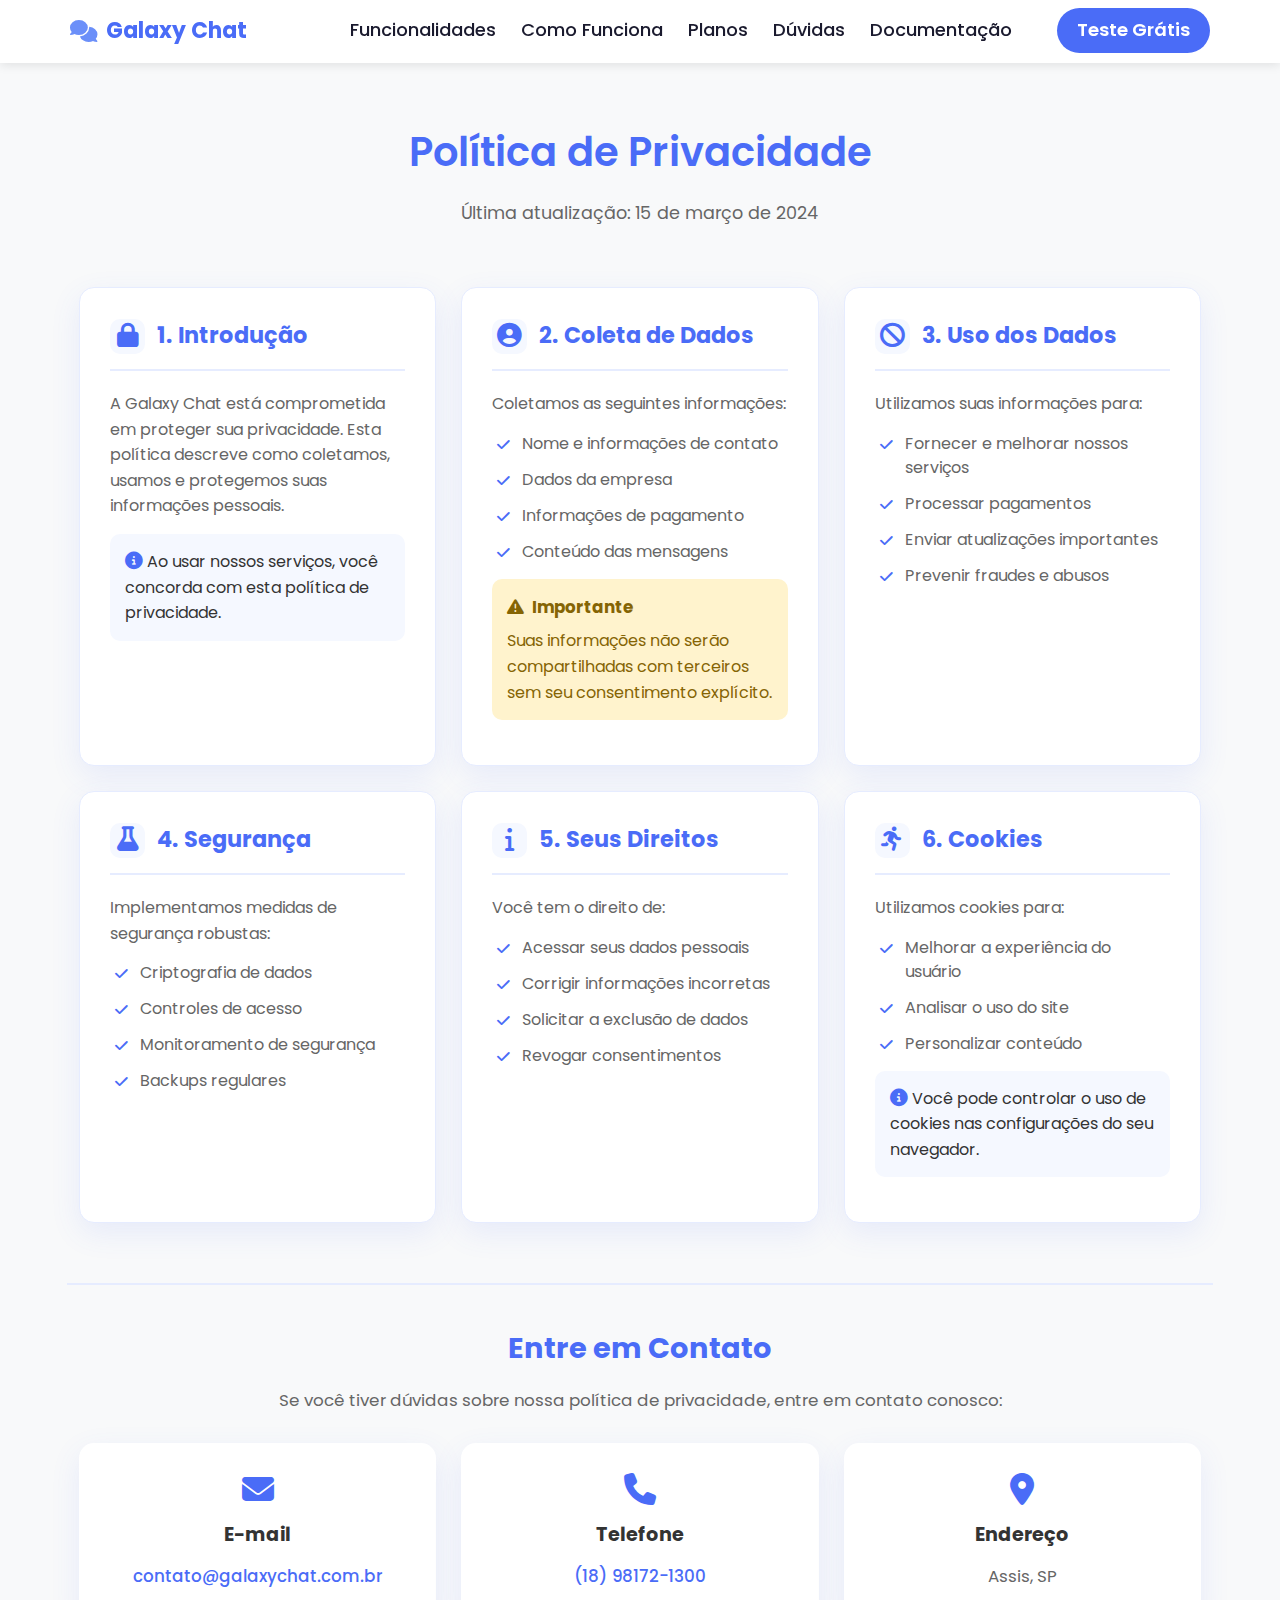
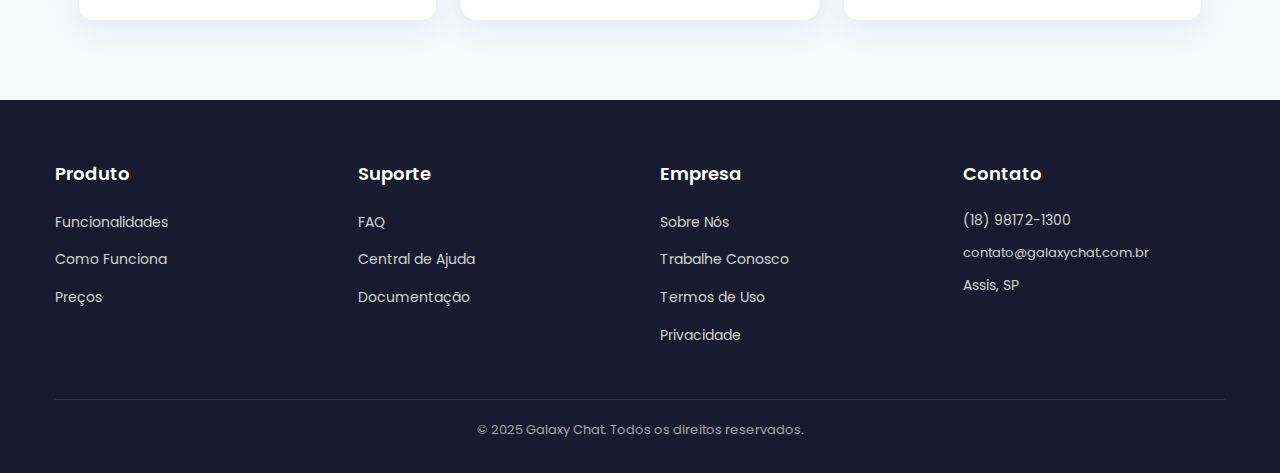
<file: privacidade.html>
<!DOCTYPE html>
<html lang="pt-BR">
<head>
    <meta charset="UTF-8">
    <meta name="viewport" content="width=device-width, initial-scale=1.0">
    <title>Política de Privacidade - Galaxy Chat</title>
    <link rel="preconnect" href="https://fonts.googleapis.com">
    <link rel="preconnect" href="https://fonts.gstatic.com" crossorigin>
    <link href="https://fonts.googleapis.com/css2?family=Poppins:wght@300;400;500;600;700&display=swap" rel="stylesheet">
    <link rel="stylesheet" href="https://cdnjs.cloudflare.com/ajax/libs/font-awesome/6.4.0/css/all.min.css">
    <link rel="shortcut icon" href="img/favicon.ico" type="image/x-icon">
    <link rel="stylesheet" href="css/style.css">
    <link rel="stylesheet" href="css/policy.css">
</head>
<body>
    <!-- O cabeçalho será carregado via JavaScript -->

    <main class="privacy-section">
        <div class="privacy-container">
            <div class="policy-header">
                <h2>Política de Privacidade</h2>
                <p>Última atualização: 15 de março de 2024</p>
            </div>

            <div class="terms-grid">
                <!-- Card 1: Introdução -->
                <div class="terms-card">
                    <h3>1. Introdução</h3>
                    <p>A Galaxy Chat está comprometida em proteger sua privacidade. Esta política descreve como coletamos, usamos e protegemos suas informações pessoais.</p>
                    <div class="info-box">
                        <p><i class="fas fa-info-circle"></i> Ao usar nossos serviços, você concorda com esta política de privacidade.</p>
                    </div>
                </div>

                <!-- Card 2: Coleta de Dados -->
                <div class="terms-card">
                    <h3>2. Coleta de Dados</h3>
                    <p>Coletamos as seguintes informações:</p>
                    <ul>
                        <li>Nome e informações de contato</li>
                        <li>Dados da empresa</li>
                        <li>Informações de pagamento</li>
                        <li>Conteúdo das mensagens</li>
                    </ul>
                    <div class="important-note">
                        <h4><i class="fas fa-exclamation-triangle"></i> Importante</h4>
                        <p>Suas informações não serão compartilhadas com terceiros sem seu consentimento explícito.</p>
                    </div>
                </div>

                <!-- Card 3: Uso dos Dados -->
                <div class="terms-card">
                    <h3>3. Uso dos Dados</h3>
                    <p>Utilizamos suas informações para:</p>
                    <ul>
                        <li>Fornecer e melhorar nossos serviços</li>
                        <li>Processar pagamentos</li>
                        <li>Enviar atualizações importantes</li>
                        <li>Prevenir fraudes e abusos</li>
                    </ul>
                </div>

                <!-- Card 4: Segurança -->
                <div class="terms-card">
                    <h3>4. Segurança</h3>
                    <p>Implementamos medidas de segurança robustas:</p>
                    <ul>
                        <li>Criptografia de dados</li>
                        <li>Controles de acesso</li>
                        <li>Monitoramento de segurança</li>
                        <li>Backups regulares</li>
                    </ul>
                </div>

                <!-- Card 5: Seus Direitos -->
                <div class="terms-card">
                    <h3>5. Seus Direitos</h3>
                    <p>Você tem o direito de:</p>
                    <ul>
                        <li>Acessar seus dados pessoais</li>
                        <li>Corrigir informações incorretas</li>
                        <li>Solicitar a exclusão de dados</li>
                        <li>Revogar consentimentos</li>
                    </ul>
                </div>

                <!-- Card 6: Cookies -->
                <div class="terms-card">
                    <h3>6. Cookies</h3>
                    <p>Utilizamos cookies para:</p>
                    <ul>
                        <li>Melhorar a experiência do usuário</li>
                        <li>Analisar o uso do site</li>
                        <li>Personalizar conteúdo</li>
                    </ul>
                    <div class="info-box">
                        <p><i class="fas fa-info-circle"></i> Você pode controlar o uso de cookies nas configurações do seu navegador.</p>
                    </div>
                </div>
            </div>

            <div class="contact-section">
                <h3>Entre em Contato</h3>
                <p>Se você tiver dúvidas sobre nossa política de privacidade, entre em contato conosco:</p>
                <div class="contact-grid">
                    <div class="contact-card">
                        <i class="fas fa-envelope"></i>
                        <h4>E-mail</h4>
                        <a href="mailto:contato@galaxychat.com.br">contato@galaxychat.com.br</a>
                    </div>
                    <div class="contact-card">
                        <i class="fas fa-phone"></i>
                        <h4>Telefone</h4>
                        <a href="tel:+5518981721300">(18) 98172-1300</a>
                    </div>
                    <div class="contact-card">
                        <i class="fas fa-map-marker-alt"></i>
                        <h4>Endereço</h4>
                        <p>Assis, SP</p>
                    </div>
                </div>
            </div>
        </div>
    </main>

    <!-- Footer -->
    <footer id="contact">
        <div class="container">
            <div class="footer-grid">
                <div class="footer-column produto">
                    <h3>Produto</h3>
                    <ul class="footer-links">
                        <li><a href="index.html#features">Funcionalidades</a></li>
                        <li><a href="index.html#how-it-works">Como Funciona</a></li>
                        <li><a href="index.html#pricing">Preços</a></li>
                    </ul>
                </div>
                <div class="footer-column suporte">
                    <h3>Suporte</h3>
                    <ul class="footer-links">
                        <li><a href="index.html#faq">FAQ</a></li>
                        <li><a href="https://wa.me/5518981721300" target="_blank">Central de Ajuda</a></li>
                        <li><a href="https://galaxychat.gitbook.io/docs">Documentação</a></li>
                    </ul>
                </div>
                <div class="footer-column empresa">
                    <h3>Empresa</h3>
                    <ul class="footer-links">
                        <li><a href="sobrenos.html">Sobre Nós</a></li>
                        <li><a href="trabalheconosco.html">Trabalhe Conosco</a></li>
                        <li><a href="termosdeuso.html">Termos de Uso</a></li>
                        <li><a href="privacidade.html">Privacidade</a></li>
                    </ul>
                </div>
                <div class="footer-column contato">
                    <h3>Contato</h3>
                    <div class="footer-contact">
                        <p>(18) 98172-1300</p>
                        <p><span class="email">contato@galaxychat.com.br</span></p>
                        <p>Assis, SP</p>
                    </div>
                </div>
            </div>
            <div class="footer-bottom">
                <p>&copy; 2025 Galaxy Chat. Todos os direitos reservados.</p>
            </div>
        </div>
    </footer>

    <!-- Botão Voltar ao Topo -->
    <a href="#" class="back-to-top" id="backToTop">
        <i class="fas fa-arrow-up"></i>
    </a>

    <!-- Scripts -->
    <script src="https://code.jquery.com/jquery-3.7.1.min.js"></script>
    <script src="js/script.js"></script>
    <script src="js/nav.js"></script>
    <script src="js/cookies.js"></script>
</body>
</html>
</file>
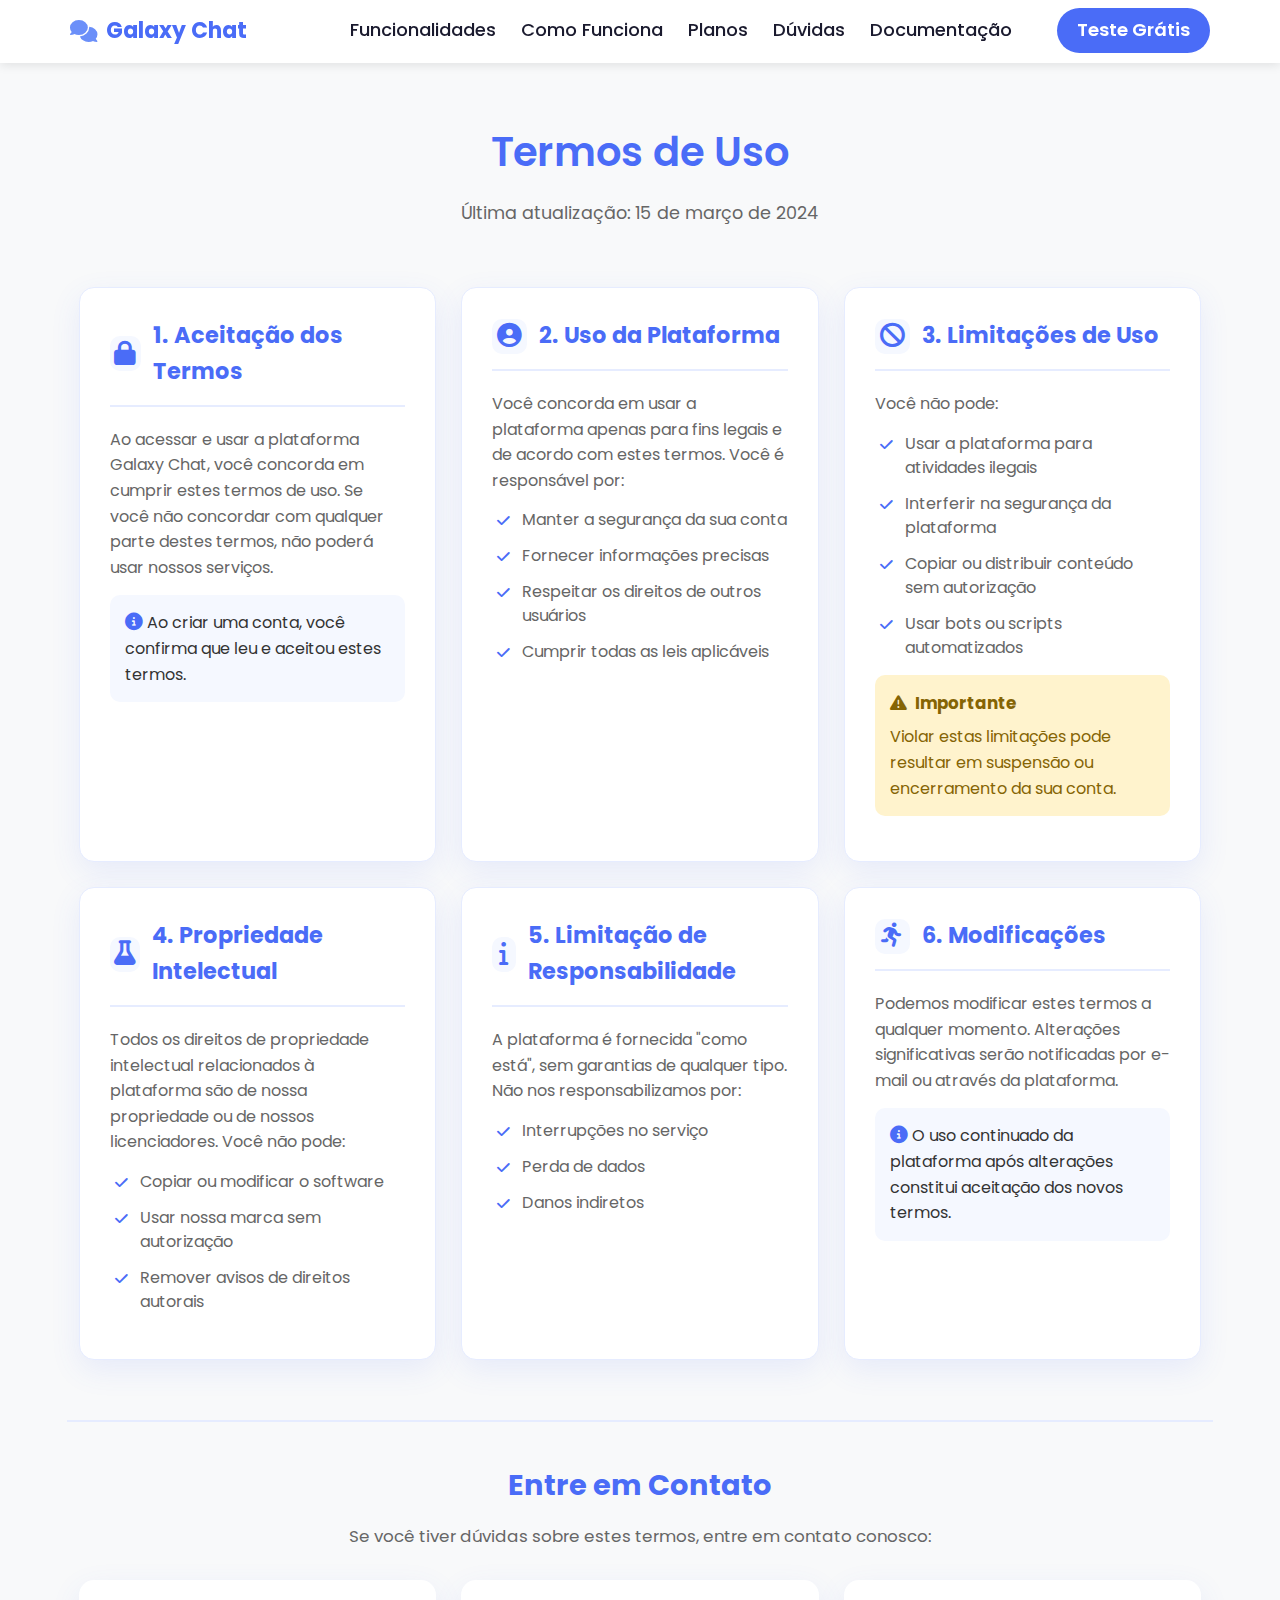
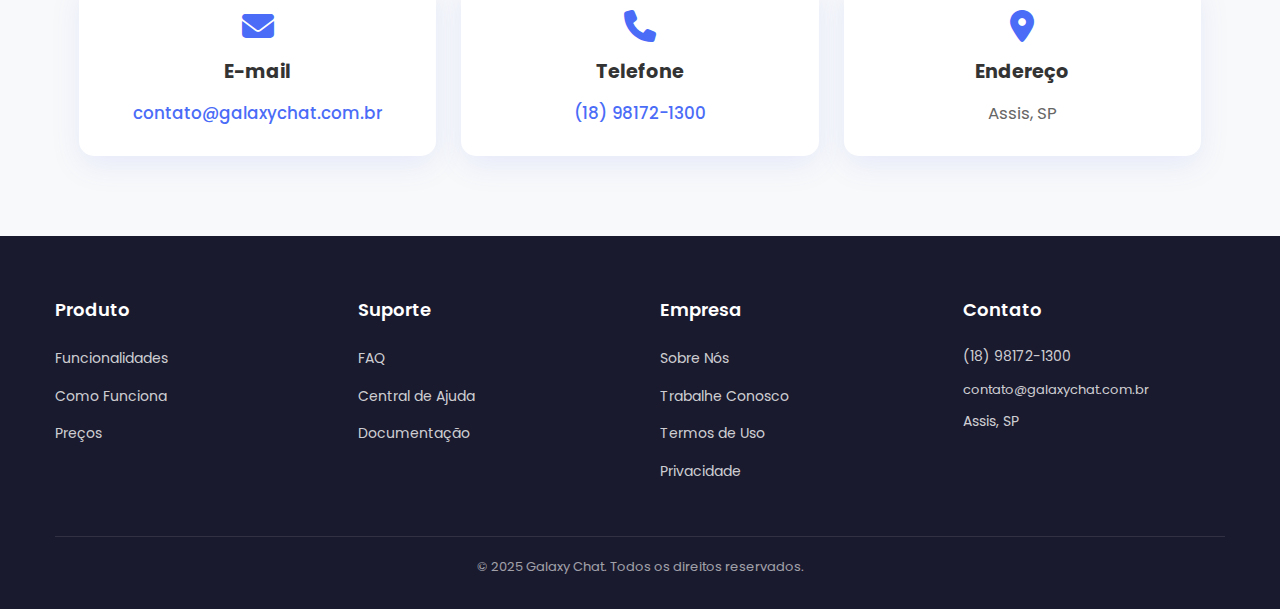
<file: termosdeuso.html>
<!DOCTYPE html>
<html lang="pt-BR">
<head>
    <meta charset="UTF-8">
    <meta name="viewport" content="width=device-width, initial-scale=1.0">
    <title>Termos de Uso - Galaxy Chat</title>
    <link rel="preconnect" href="https://fonts.googleapis.com">
    <link rel="preconnect" href="https://fonts.gstatic.com" crossorigin>
    <link href="https://fonts.googleapis.com/css2?family=Poppins:wght@300;400;500;600;700&display=swap" rel="stylesheet">
    <link rel="stylesheet" href="https://cdnjs.cloudflare.com/ajax/libs/font-awesome/6.4.0/css/all.min.css">
    <link rel="shortcut icon" href="img/favicon.ico" type="image/x-icon">
    <link rel="stylesheet" href="css/style.css">
    <link rel="stylesheet" href="css/policy.css">
</head>
<body>
    <!-- O cabeçalho será carregado via JavaScript -->

    <main class="terms-section">
        <div class="terms-container">
            <div class="terms-header">
                <h2>Termos de Uso</h2>
                <p>Última atualização: 15 de março de 2024</p>
            </div>

            <div class="terms-grid">
                <!-- Card 1: Aceitação dos Termos -->
                <div class="terms-card">
                    <h3>1. Aceitação dos Termos</h3>
                    <p>Ao acessar e usar a plataforma Galaxy Chat, você concorda em cumprir estes termos de uso. Se você não concordar com qualquer parte destes termos, não poderá usar nossos serviços.</p>
                    <div class="info-box">
                        <p><i class="fas fa-info-circle"></i> Ao criar uma conta, você confirma que leu e aceitou estes termos.</p>
                    </div>
                </div>

                <!-- Card 2: Uso da Plataforma -->
                <div class="terms-card">
                    <h3>2. Uso da Plataforma</h3>
                    <p>Você concorda em usar a plataforma apenas para fins legais e de acordo com estes termos. Você é responsável por:</p>
                    <ul>
                        <li>Manter a segurança da sua conta</li>
                        <li>Fornecer informações precisas</li>
                        <li>Respeitar os direitos de outros usuários</li>
                        <li>Cumprir todas as leis aplicáveis</li>
                    </ul>
                </div>

                <!-- Card 3: Limitações de Uso -->
                <div class="terms-card">
                    <h3>3. Limitações de Uso</h3>
                    <p>Você não pode:</p>
                    <ul>
                        <li>Usar a plataforma para atividades ilegais</li>
                        <li>Interferir na segurança da plataforma</li>
                        <li>Copiar ou distribuir conteúdo sem autorização</li>
                        <li>Usar bots ou scripts automatizados</li>
                    </ul>
                    <div class="important-note">
                        <h4><i class="fas fa-exclamation-triangle"></i> Importante</h4>
                        <p>Violar estas limitações pode resultar em suspensão ou encerramento da sua conta.</p>
                    </div>
                </div>

                <!-- Card 4: Propriedade Intelectual -->
                <div class="terms-card">
                    <h3>4. Propriedade Intelectual</h3>
                    <p>Todos os direitos de propriedade intelectual relacionados à plataforma são de nossa propriedade ou de nossos licenciadores. Você não pode:</p>
                    <ul>
                        <li>Copiar ou modificar o software</li>
                        <li>Usar nossa marca sem autorização</li>
                        <li>Remover avisos de direitos autorais</li>
                    </ul>
                </div>

                <!-- Card 5: Limitação de Responsabilidade -->
                <div class="terms-card">
                    <h3>5. Limitação de Responsabilidade</h3>
                    <p>A plataforma é fornecida "como está", sem garantias de qualquer tipo. Não nos responsabilizamos por:</p>
                    <ul>
                        <li>Interrupções no serviço</li>
                        <li>Perda de dados</li>
                        <li>Danos indiretos</li>
                    </ul>
                </div>

                <!-- Card 6: Modificações -->
                <div class="terms-card">
                    <h3>6. Modificações</h3>
                    <p>Podemos modificar estes termos a qualquer momento. Alterações significativas serão notificadas por e-mail ou através da plataforma.</p>
                    <div class="info-box">
                        <p><i class="fas fa-info-circle"></i> O uso continuado da plataforma após alterações constitui aceitação dos novos termos.</p>
                    </div>
                </div>
            </div>

            <div class="contact-section">
                <h3>Entre em Contato</h3>
                <p>Se você tiver dúvidas sobre estes termos, entre em contato conosco:</p>
                <div class="contact-grid">
                    <div class="contact-card">
                        <i class="fas fa-envelope"></i>
                        <h4>E-mail</h4>
                        <a href="mailto:contato@galaxychat.com.br">contato@galaxychat.com.br</a>
                    </div>
                    <div class="contact-card">
                        <i class="fas fa-phone"></i>
                        <h4>Telefone</h4>
                        <a href="tel:+5518981721300">(18) 98172-1300</a>
                    </div>
                    <div class="contact-card">
                        <i class="fas fa-map-marker-alt"></i>
                        <h4>Endereço</h4>
                        <p>Assis, SP</p>
                    </div>
                </div>
            </div>
        </div>
    </main>

    <!-- Footer -->
    <footer id="contact">
        <div class="container">
            <div class="footer-grid">
                <div class="footer-column produto">
                    <h3>Produto</h3>
                    <ul class="footer-links">
                        <li><a href="index.html#features">Funcionalidades</a></li>
                        <li><a href="index.html#how-it-works">Como Funciona</a></li>
                        <li><a href="index.html#pricing">Preços</a></li>
                    </ul>
                </div>
                <div class="footer-column suporte">
                    <h3>Suporte</h3>
                    <ul class="footer-links">
                        <li><a href="index.html#faq">FAQ</a></li>
                        <li><a href="https://wa.me/5518981721300" target="_blank">Central de Ajuda</a></li>
                        <li><a href="https://galaxychat.gitbook.io/docs">Documentação</a></li>
                    </ul>
                </div>
                <div class="footer-column empresa">
                    <h3>Empresa</h3>
                    <ul class="footer-links">
                        <li><a href="sobrenos.html">Sobre Nós</a></li>
                        <li><a href="trabalheconosco.html">Trabalhe Conosco</a></li>
                        <li><a href="termosdeuso.html">Termos de Uso</a></li>
                        <li><a href="privacidade.html">Privacidade</a></li>
                    </ul>
                </div>
                <div class="footer-column contato">
                    <h3>Contato</h3>
                    <div class="footer-contact">
                        <p>(18) 98172-1300</p>
                        <p><span class="email">contato@galaxychat.com.br</span></p>
                        <p>Assis, SP</p>
                    </div>
                </div>
            </div>
            <div class="footer-bottom">
                <p>&copy; 2025 Galaxy Chat. Todos os direitos reservados.</p>
            </div>
        </div>
    </footer>

    <!-- Botão Voltar ao Topo -->
    <a href="#" class="back-to-top" id="backToTop">
        <i class="fas fa-arrow-up"></i>
    </a>

    <!-- Scripts -->
    <script src="https://code.jquery.com/jquery-3.7.1.min.js"></script>
    <script src="js/script.js"></script>
    <script src="js/nav.js"></script>
    <script src="js/cookies.js"></script>
</body>
</html>
</file>
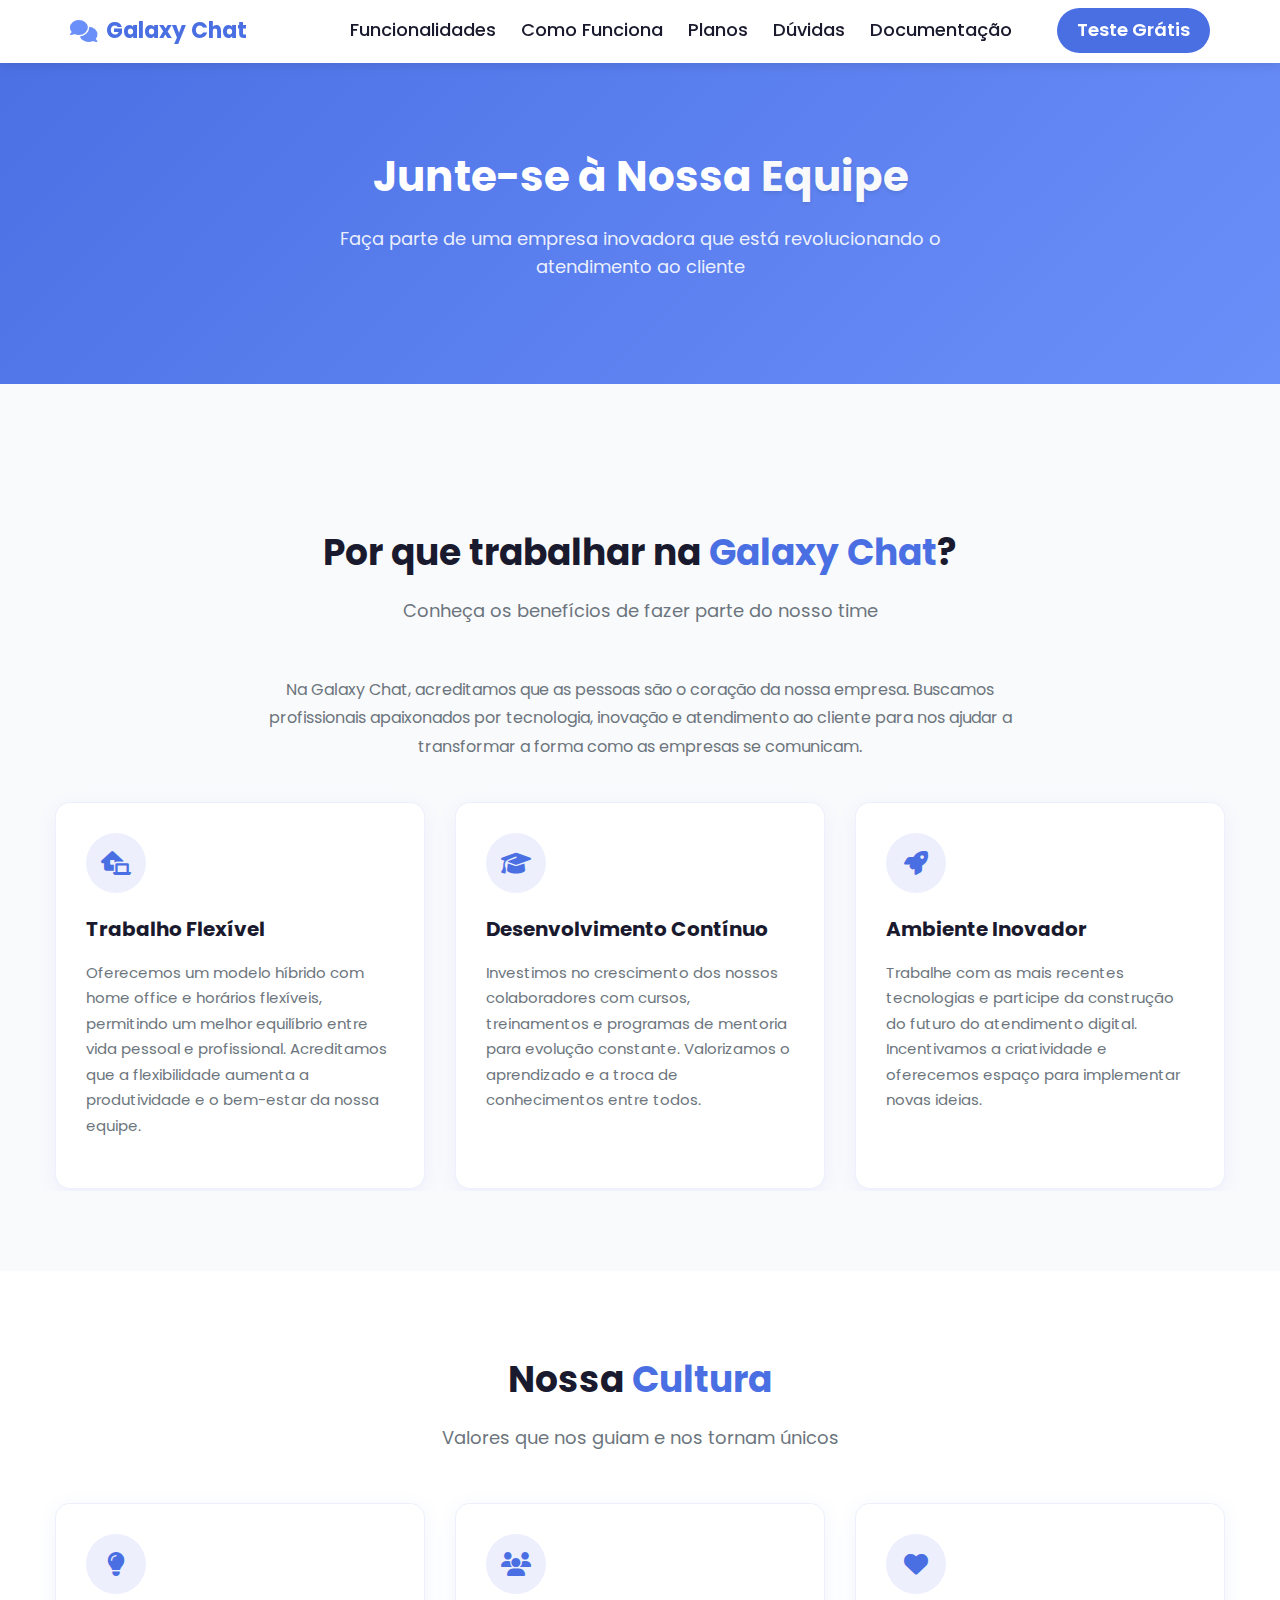
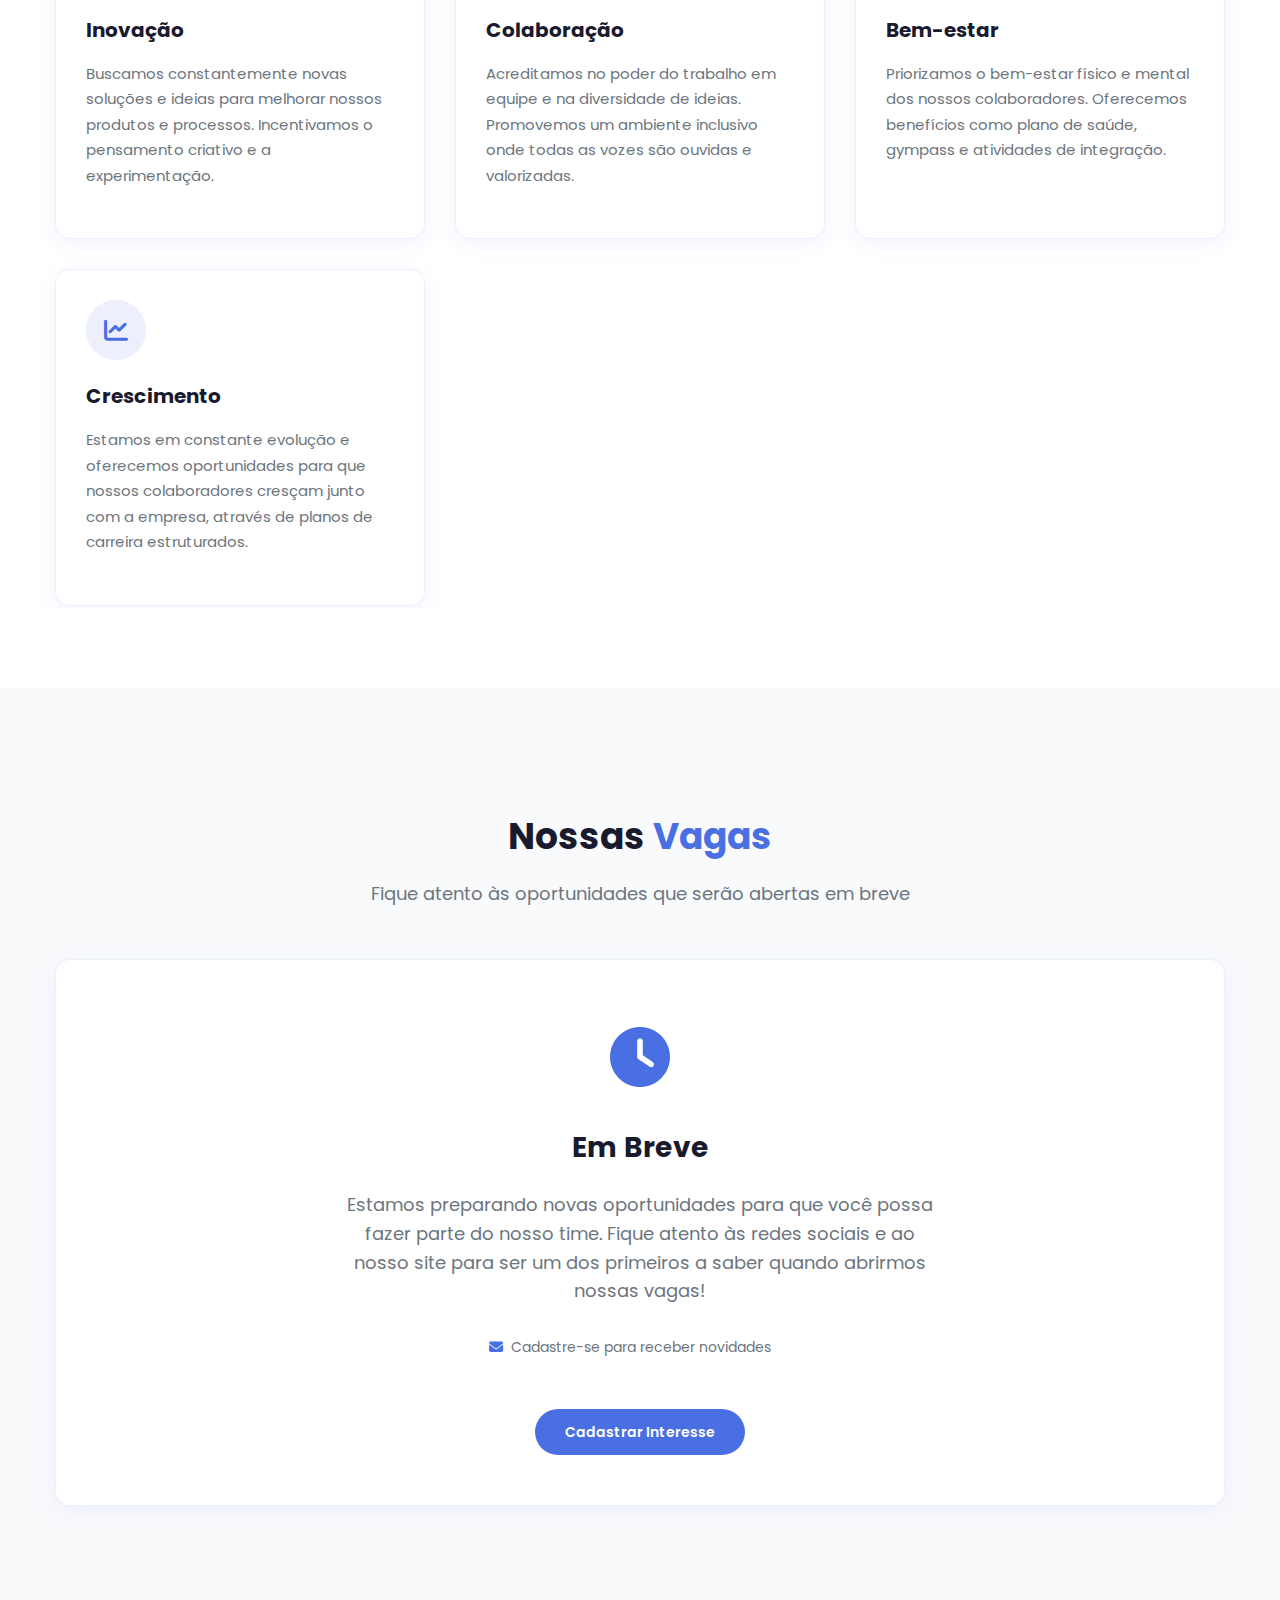
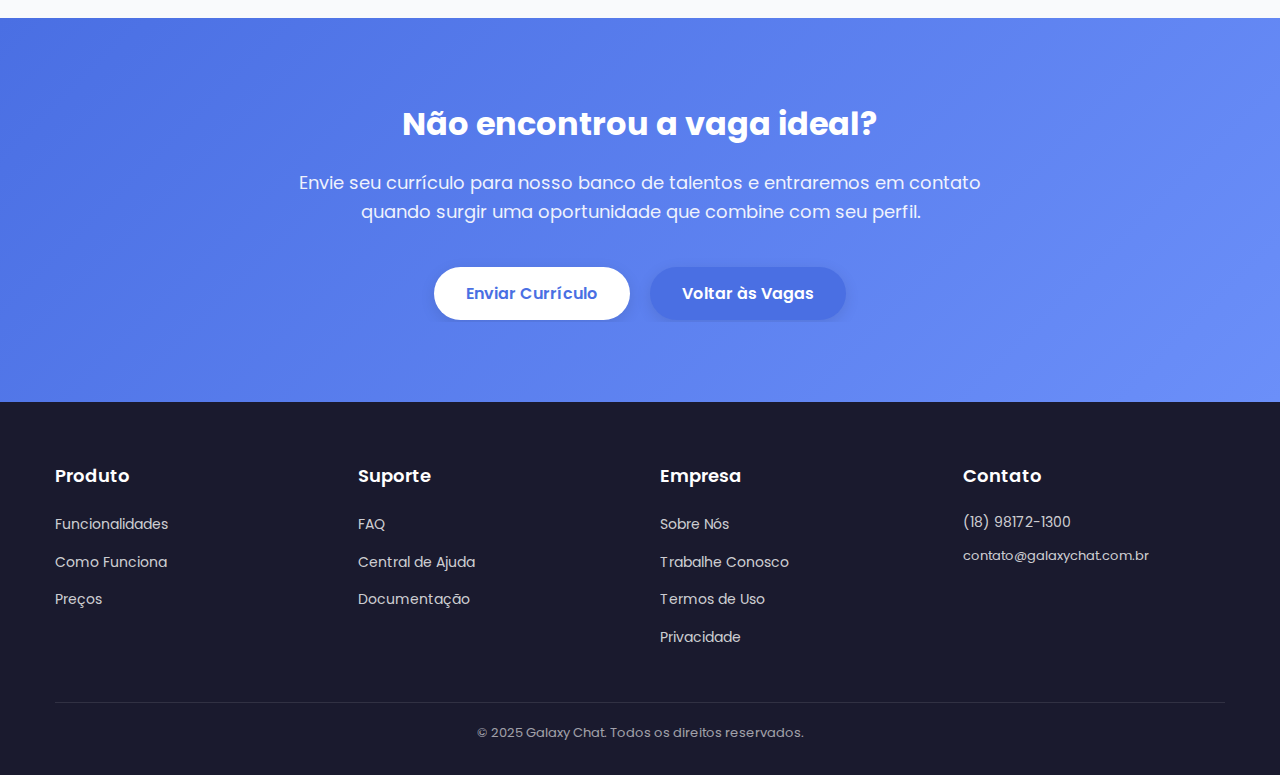
<file: trabalheconosco.html>
<!DOCTYPE html>
<html lang="pt-BR">
<head>
    <meta charset="UTF-8">
    <meta name="viewport" content="width=device-width, initial-scale=1.0">
    <title>Trabalhe Conosco - Galaxy Chat</title>
    <link rel="preconnect" href="https://fonts.googleapis.com">
    <link rel="preconnect" href="https://fonts.gstatic.com" crossorigin>
    <link href="https://fonts.googleapis.com/css2?family=Poppins:wght@300;400;500;600;700&display=swap" rel="stylesheet">
    <link rel="stylesheet" href="https://cdnjs.cloudflare.com/ajax/libs/font-awesome/6.4.0/css/all.min.css">
    <link rel="shortcut icon" href="img/favicon.ico" type="image/x-icon">
    <link rel="stylesheet" href="css/style.css">
</head>
<body>
    <!-- O cabeçalho será carregado via JavaScript -->

    <!-- Hero Section -->
    <section class="hero" style="padding-bottom: 60px;">
        <div class="container">
            <h1>Junte-se à Nossa <span>Equipe</span></h1>
            <p>Faça parte de uma empresa inovadora que está revolucionando o atendimento ao cliente</p>
        </div>
    </section>

    <!-- Careers Section -->
    <section class="careers-section">
        <div class="container">
            <div class="section-title">
                <h2>Por que trabalhar na <span>Galaxy Chat</span>?</h2>
                <p>Conheça os benefícios de fazer parte do nosso time</p>
            </div>
            
            <div class="careers-intro">
                <p>Na Galaxy Chat, acreditamos que as pessoas são o coração da nossa empresa. Buscamos profissionais apaixonados por tecnologia, inovação e atendimento ao cliente para nos ajudar a transformar a forma como as empresas se comunicam.</p>
            </div>

            <div class="about-cards">
                <div class="about-card">
                    <div class="card-icon">
                        <i class="fas fa-laptop-house"></i>
                    </div>
                    <h3>Trabalho Flexível</h3>
                    <p>Oferecemos um modelo híbrido com home office e horários flexíveis, permitindo um melhor equilíbrio entre vida pessoal e profissional. Acreditamos que a flexibilidade aumenta a produtividade e o bem-estar da nossa equipe.</p>
                </div>

                <div class="about-card">
                    <div class="card-icon">
                        <i class="fas fa-graduation-cap"></i>
                    </div>
                    <h3>Desenvolvimento Contínuo</h3>
                    <p>Investimos no crescimento dos nossos colaboradores com cursos, treinamentos e programas de mentoria para evolução constante. Valorizamos o aprendizado e a troca de conhecimentos entre todos.</p>
                </div>

                <div class="about-card">
                    <div class="card-icon">
                        <i class="fas fa-rocket"></i>
                    </div>
                    <h3>Ambiente Inovador</h3>
                    <p>Trabalhe com as mais recentes tecnologias e participe da construção do futuro do atendimento digital. Incentivamos a criatividade e oferecemos espaço para implementar novas ideias.</p>
                </div>
            </div>
        </div>
    </section>
    
    <!-- Culture Section -->
    <section class="team-section" style="padding: 80px 0; background-color: white;">
        <div class="container">
            <div class="section-title">
                <h2>Nossa <span>Cultura</span></h2>
                <p>Valores que nos guiam e nos tornam únicos</p>
            </div>
            
            <div class="about-cards">
                <div class="about-card">
                    <div class="card-icon">
                        <i class="fas fa-lightbulb"></i>
                    </div>
                    <h3>Inovação</h3>
                    <p>Buscamos constantemente novas soluções e ideias para melhorar nossos produtos e processos. Incentivamos o pensamento criativo e a experimentação.</p>
                </div>
                
                <div class="about-card">
                    <div class="card-icon">
                        <i class="fas fa-users"></i>
                    </div>
                    <h3>Colaboração</h3>
                    <p>Acreditamos no poder do trabalho em equipe e na diversidade de ideias. Promovemos um ambiente inclusivo onde todas as vozes são ouvidas e valorizadas.</p>
                </div>
                
                <div class="about-card">
                    <div class="card-icon">
                        <i class="fas fa-heart"></i>
                    </div>
                    <h3>Bem-estar</h3>
                    <p>Priorizamos o bem-estar físico e mental dos nossos colaboradores. Oferecemos benefícios como plano de saúde, gympass e atividades de integração.</p>
                </div>
                
                <div class="about-card">
                    <div class="card-icon">
                        <i class="fas fa-chart-line"></i>
                    </div>
                    <h3>Crescimento</h3>
                    <p>Estamos em constante evolução e oferecemos oportunidades para que nossos colaboradores cresçam junto com a empresa, através de planos de carreira estruturados.</p>
                </div>
            </div>
        </div>
    </section>

    <!-- Job Openings Section -->
    <section class="careers-positions" style="padding: 80px 0; background-color: #f9fafc;">
        <div class="container">
            <div class="section-title">
                <h2>Nossas <span>Vagas</span></h2>
                <p>Fique atento às oportunidades que serão abertas em breve</p>
            </div>

            <!-- Mensagem de vagas em breve -->
            <div class="job-card" style="text-align: center; padding: 50px 30px;">
                <div style="font-size: 60px; color: var(--primary); margin-bottom: 20px;">
                    <i class="fas fa-clock"></i>
                </div>
                <h3 style="font-size: 28px; margin-bottom: 20px;">Em Breve</h3>
                <p style="font-size: 18px; margin-bottom: 30px; max-width: 600px; margin-left: auto; margin-right: auto; color: var(--gray);">
                    Estamos preparando novas oportunidades para que você possa fazer parte do nosso time. Fique atento às redes sociais e ao nosso site para ser um dos primeiros a saber quando abrirmos nossas vagas!
                </p>
                <div class="job-info" style="justify-content: center; margin-top: 30px;">
                    <div>
                        <i class="fas fa-envelope"></i>
                        Cadastre-se para receber novidades
                    </div>
                </div>
                
                <a href="mailto:contato@galaxychat.com.br?subject=Interesse em Futuras Vagas" class="apply-button" style="margin-top: 30px;">Cadastrar Interesse</a>
            </div>
        </div>
    </section>

    <!-- CTA Section -->
    <section class="final-cta">
        <div class="container">
            <h2>Não encontrou a vaga ideal?</h2>
            <p>Envie seu currículo para nosso banco de talentos e entraremos em contato quando surgir uma oportunidade que combine com seu perfil.</p>
            <div class="cta-buttons">
                <a href="mailto:contato@galaxychat.com.br?subject=Currículo para Banco de Talentos" class="cta-button">Enviar Currículo</a>
                <a href="#" class="cta-button secondary">Voltar às Vagas</a>
            </div>
        </div>
    </section>

    <!-- Footer -->
    <footer>
        <div class="container">
            <div class="footer-grid">
                <div class="footer-column produto">
                    <h3>Produto</h3>
                    <ul class="footer-links">
                        <li><a href="index.html#features">Funcionalidades</a></li>
                        <li><a href="index.html#how-it-works">Como Funciona</a></li>
                        <li><a href="index.html#pricing">Preços</a></li>
                    </ul>
                </div>
                <div class="footer-column suporte">
                    <h3>Suporte</h3>
                    <ul class="footer-links">
                        <li><a href="index.html#faq">FAQ</a></li>
                        <li><a href="https://wa.me/5518981721300" target="_blank">Central de Ajuda</a></li>
                        <li><a href="https://galaxychat.gitbook.io/docs">Documentação</a></li>
                    </ul>
                </div>
                <div class="footer-column empresa">
                    <h3>Empresa</h3>
                    <ul class="footer-links">
                        <li><a href="sobrenos.html">Sobre Nós</a></li>
                        <li><a href="trabalheconosco.html">Trabalhe Conosco</a></li>
                        <li><a href="termosdeuso.html">Termos de Uso</a></li>
                        <li><a href="privacidade.html">Privacidade</a></li>
                    </ul>
                </div>
                <div class="footer-column contato">
                    <h3>Contato</h3>
                    <div class="footer-contact">
                        <p>(18) 98172-1300</p>
                        <p><span class="email">contato@galaxychat.com.br</span></p>
                    </div>
                </div>
            </div>
            <div class="footer-bottom">
                <p>&copy; 2025 Galaxy Chat. Todos os direitos reservados.</p>
            </div>
        </div>
    </footer>

    <!-- Botão Voltar ao Topo -->
    <a href="#" class="back-to-top" id="backToTop">
        <i class="fas fa-arrow-up"></i>
    </a>
    
    <!-- Scripts -->
    <script src="https://code.jquery.com/jquery-3.7.1.min.js"></script>
    <script src="https://cdn.jsdelivr.net/npm/swiper@11/swiper-bundle.min.js"></script>
    <script src="js/script.js"></script>
    <script src="js/nav.js"></script>
    <script src="js/cookies.js"></script>
</body>
</html>
</file>
<file: css/style.css>
:root {
            --primary: #4A6FE3;
            --primary-gradient: linear-gradient(135deg, #4A6FE3 0%, #6B8FF9 100%);
            --primary-dark: #3955B2;
            --secondary: #6B8FF9;
            --dark: #1A1A2E;
            --light: #F8F9FA;
            --gray: #6C757D;
            --light-gray: #E9ECEF;
            --success: #28A745;
            --success-light: rgba(40, 167, 69, 0.1);
            --primary-light: rgba(74, 111, 227, 0.1);
            --primary-lighter: rgba(74, 111, 227, 0.03);
            --primary-rgb: 74, 111, 227;
        }
        
        * {
            margin: 0;
            padding: 0;
            box-sizing: border-box;
        }
        
        body {
            font-family: 'Poppins', sans-serif;
            color: var(--dark);
            line-height: 1.6;
            background-color: #f9fafc;
        }
        
        .container {
            width: 100%;
            max-width: 1200px;
            margin: 0 auto;
            padding: 0 15px;
        }
        
        /* Header */
        header {
            background-color: white;
            box-shadow: 0 2px 10px rgba(0,0,0,0.1);
            position: fixed;
            width: 100%;
            z-index: 1000;
            padding: 8px 0;
        }
        
        .main-nav {
            width: 100%;
        }
        
        .nav-wrapper {
            display: flex;
            justify-content: space-between;
            align-items: center;
            padding: 0 15px;
            height: 45px;
            width: 100%;
            max-width: 1200px;
            margin: 0 auto;
            position: relative;
        }
        
        .logo {
            display: flex;
            align-items: center;
            flex-shrink: 0;
            margin-right: 30px;
        }
        
        .logo .link {
            display: flex;
            align-items: center;
            text-decoration: none;
            color: var(--primary);
            font-size: 22px;
            font-weight: 700;
            white-space: nowrap;
        }
        
        .logo i {
            margin-right: 8px;
            color: var(--secondary);
        }
        
        .nav-container {
            display: flex;
            align-items: center;
            flex: 1;
            justify-content: flex-end;
            min-width: 0;
        }
        
        .nav-links {
            display: flex;
            align-items: center;
            margin: 0;
            padding: 0;
            list-style: none;
            white-space: nowrap;
            overflow: hidden;
        }
        
        .nav-links li {
            flex-shrink: 0;
            margin: 0;
        }
        
        .nav-links li:not(:last-child) {
            margin-right: 25px;
        }
        
        .nav-links a,
        .nav-links a:hover,
        .nav-links a:active,
        .nav-links a:focus,
        .nav-links a.active {
            display: block;
            text-decoration: none;
            color: var(--dark);
            font-weight: 500;
            font-size: 18px;
            padding: 5px 0;
            white-space: nowrap;
            border-bottom: none;
        }
        
        .nav-links a:hover,
        .nav-links a.active {
            color: var(--primary);
        }
        
        .nav-links a::after,
        .nav-links a:hover::after,
        .nav-links a.active::after {
            display: none !important;
            content: none !important;
            border: none !important;
            text-decoration: none !important;
        }
        
        .nav-cta {
            background-color: var(--primary);
            color: white !important;
            padding: 8px 20px !important;
            border-radius: 100px;
            font-weight: 600 !important;
            margin-left: 20px !important;
            flex-shrink: 0;
            font-size: 18px !important;
        }
        
        .mobile-menu-btn {
            display: none;
            background: none;
            border: none;
            cursor: pointer;
            padding: 10px;
            margin-left: 15px;
            color: var(--primary);
            font-size: 24px;
        }
        
        body.mobile-menu-enabled .nav-container {
            display: block;
        }
        
        @media (max-width: 992px) {
            .nav-container {
                display: none;
                position: fixed;
                top: 61px;
                left: 0;
                width: 100%;
                background: white;
                box-shadow: 0 4px 12px rgba(0,0,0,0.1);
                z-index: 1000;
            }

            .mobile-menu-btn {
                display: block !important;
                z-index: 1001;
            }

            .nav-links {
                display: flex !important;
                flex-direction: column;
                width: 100%;
                padding: 10px 0;
            }

            .nav-links li {
                width: 100%;
                text-align: center;
                padding: 10px 0;
                margin: 0 !important;
            }

            .nav-links a {
                padding: 8px 20px;
                display: inline-block;
                width: auto;
            }

            .nav-cta {
                margin: 10px auto !important;
                display: inline-block;
                width: auto;
            }
        }
        
        @media (min-width: 993px) {
            .nav-container {
                display: flex !important;
            }
            
            .mobile-menu-btn {
                display: none !important;
            }
        }
        
        /* Hero Section */
        .hero {
            background: var(--primary-gradient);
            padding: 150px 0 80px;
            text-align: center;
            color: white;
        }
        
        .hero h1 {
            font-size: 42px;
            font-weight: 700;
            margin-bottom: 20px;
            color: white;
            line-height: 1.3;
        }
        
        .hero h1 span {
            color: var(--light);
            text-shadow: 0 2px 4px rgba(0,0,0,0.1);
        }
        
        .hero p {
            font-size: 18px;
            max-width: 700px;
            margin: 0 auto 40px;
            color: rgba(255,255,255,0.9);
        }
        
        .hero-cta {
            display: inline-block;
            margin: 0 10px 15px;
        }
        
        .cta-button {
            display: inline-block;
            background-color: white;
            color: var(--primary);
            padding: 14px 32px;
            border-radius: 100px;
            font-weight: 600;
            text-decoration: none;
            font-size: 16px;
            transition: all 0.3s;
            box-shadow: 0 4px 15px rgba(0,0,0,0.1);
        }
        
        .cta-button:hover {
            transform: translateY(-3px);
            box-shadow: 0 6px 20px rgba(0,0,0,0.2);
            background-color: var(--light);
        }
        
        .cta-button.secondary {
            background-color: var(--primary);
            color: white;
            border: none;
            box-shadow: 0 4px 15px rgba(0,0,0,0.1);
        }
        
        .cta-button.secondary:hover {
            background-color: var(--primary-dark);
            transform: translateY(-3px);
            box-shadow: 0 6px 20px rgba(0,0,0,0.2);
        }
        
        .hero-image {
            margin-top: 40px;
            width: 100%;
            position: relative;
            padding-top: 56.25%; /* 16:9 */
        }

        .hero-image iframe {
            position: absolute;
            top: 0;
            left: 0;
            width: 100%;
            height: 100%;
            border-radius: 15px;
            box-shadow: 0 4px 20px rgba(0,0,0,0.1);
        }

        @media (max-width: 768px) {
            .hero-image {
                padding-top: 75%; /* Mais quadrado no mobile */
            }
        }
        
        /* Features */
        .features {
            padding: 80px 0;
            background-color: white;
        }
        
        .section-title {
            text-align: center;
            margin-bottom: 50px;
        }

        .section-title h2 {
            font-size: 36px;
            font-weight: 700;
            margin-bottom: 15px;
            color: var(--dark);
        }

        .section-title span {
            color: var(--primary);
        }

        .section-title p {
            font-size: 18px;
            color: var(--gray);
            margin-bottom: 20px;
        }

        .features-grid {
            display: grid;
            grid-template-columns: repeat(auto-fit, minmax(280px, 1fr));
            gap: 25px;
        }
        
        .feature-card {
            background-color: #F8FAFF;
            border-radius: 10px;
            padding: 30px;
            box-shadow: 0 5px 15px rgba(0,0,0,0.03);
            border: 1px solid var(--primary-light);
            transition: transform 0.3s, box-shadow 0.3s;
        }
        
        .feature-card:hover {
            transform: translateY(-10px);
            box-shadow: 0 15px 30px rgba(0,0,0,0.1);
        }
        
        .feature-icon {
            width: 60px;
            height: 60px;
            background-color: var(--primary-light);
            border-radius: 50%;
            display: flex;
            align-items: center;
            justify-content: center;
            margin-bottom: 20px;
            font-size: 24px;
            color: var(--primary);
        }
        
        .feature-card h3 {
            font-size: 18px;
            margin-bottom: 15px;
            color: var(--dark);
        }
        
        .feature-card p {
            color: var(--gray);
            font-size: 14px;
        }
        
        /* How It Works */
        .how-it-works {
            padding: 80px 0;
            background-color: #F8FAFF;
        }
        
        .steps {
            display: flex;
            justify-content: space-between;
            margin-top: 50px;
            position: relative;
        }
        
        .step {
            flex: 1;
            text-align: center;
            position: relative;
            z-index: 1;
            padding: 0 15px;
        }
        
        .step-number {
            width: 60px;
            height: 60px;
            background-color: var(--primary);
            color: white;
            border-radius: 50%;
            display: flex;
            align-items: center;
            justify-content: center;
            font-size: 24px;
            font-weight: 700;
            margin: 0 auto 20px;
        }
        
        .step h3 {
            margin-bottom: 15px;
            font-size: 18px;
        }
        
        .step p {
            color: var(--gray);
            max-width: 250px;
            margin: 0 auto;
            font-size: 14px;
        }
        
        .steps-line {
            position: absolute;
            top: 30px;
            left: 0;
            right: 0;
            height: 3px;
            background-color: var(--light-gray);
            z-index: 0;
        }
        
        /* Pricing */
        .pricing {
            padding: 80px 0;
            text-align: center;
            overflow: visible;
        }

        .pricing .container {
            max-width: 1400px;
            margin: 0 auto;
            position: relative;
        }

        .pricing-swiper {
            overflow: visible !important;
            padding: 40px 0 60px;
            margin: 0 -8px;
        }

        .pricing-swiper .swiper-wrapper {
            align-items: center;
            padding: 30px 0;
        }

        .pricing-swiper .swiper-slide {
            padding: 0 8px;
            transition: all 0.4s ease;
            width: 300px;
        }

        .pricing-swiper .swiper-slide-active .pricing-card {
            transform: scale(1.05);
            box-shadow: 0 8px 30px rgba(42, 65, 232, 0.2);
            opacity: 1;
        }

        .pricing-card {
            transform: scale(0.95);
            opacity: 0.9;
            transition: all 0.4s ease;
            background: white;
            border-radius: 15px;
            padding: 30px 20px;
            text-align: center;
            box-shadow: 0 4px 20px rgba(0,0,0,0.1);
            position: relative;
            max-width: 300px;
            margin: 0 auto;
        }

        .pricing-card h3 {
            font-size: 24px;
            margin-bottom: 15px;
            color: #333;
        }

        .pricing-card .price {
            font-size: 36px;
            font-weight: 700;
            color: var(--primary);
            margin: 20px 0;
        }

        .pricing-card .price span {
            font-size: 16px;
            font-weight: 400;
            color: #666;
        }

        /* Card Popular */
        .pricing-card.popular {
            background: var(--primary-gradient);
            color: white;
        }

        .pricing-card.popular h3,
        .pricing-card.popular .price,
        .pricing-card.popular .price span,
        .pricing-card.popular .pricing-features li {
            color: white;
        }

        .pricing-card.popular .pricing-features i {
            color: white;
        }

        .pricing-card.popular .pricing-button {
            background: white;
            color: #2a41e8;
        }

        .popular-tag {
            position: absolute;
            top: -12px;
            left: 50%;
            transform: translateX(-50%);
            background: var(--success);
            color: white;
            padding: 5px 15px;
            border-radius: 100px;
            font-size: 12px;
            font-weight: 600;
            z-index: 2;
        }

        .swiper-slide-active .pricing-card {
            box-shadow: 0 8px 30px rgba(var(--primary-rgb), 0.3);
        }

        @media (min-width: 1024px) {
            .pricing-swiper .swiper-wrapper {
                align-items: center;
            }

            .pricing-swiper .swiper-slide {
                opacity: 0.7;
                transform: scale(0.85);
            }

            .pricing-swiper .swiper-slide-active {
                opacity: 1;
                transform: scale(1.05);
            }
        }

        @media (max-width: 768px) {
            .pricing-swiper {
                padding: 20px 0 40px;
            }
            
            .pricing-swiper .swiper-slide {
                padding: 0 5px;
            }
        }
        
        /* Testimonials */
        .testimonials {
            padding: 80px 0;
            background: var(--light);
        }

        .testimonials-grid {
            display: grid;
            grid-template-columns: repeat(3, 1fr);
            gap: 30px;
            margin-top: 40px;
        }

        .testimonial-card {
            background: white;
            border-radius: 10px;
            padding: 30px;
            box-shadow: 0 5px 15px rgba(0,0,0,0.05);
            transition: transform 0.3s;
        }

        .testimonial-card:hover {
            transform: translateY(-5px);
        }

        .testimonial-image {
            width: 80px;
            height: 80px;
            margin: 0 auto 20px;
            border-radius: 50%;
            overflow: hidden;
            border: 3px solid var(--primary);
        }

        .testimonial-image img {
            width: 100%;
            height: 100%;
            object-fit: cover;
        }

        .testimonial-content {
            text-align: center;
        }

        .testimonial-content p {
            color: var(--gray);
            font-style: italic;
            margin-bottom: 15px;
            line-height: 1.6;
        }

        .testimonial-content h4 {
            color: var(--dark);
            margin-bottom: 5px;
            font-size: 18px;
        }

        .testimonial-content span {
            color: var(--primary);
            font-size: 14px;
        }

        @media (max-width: 992px) {
            .testimonials-grid {
                grid-template-columns: repeat(2, 1fr);
            }
        }

        @media (max-width: 768px) {
            .testimonials-grid {
                grid-template-columns: 1fr;
            }
        }
        
        /* Screenshots Section */
        .screenshots {
            position: relative;
            padding: 80px 0;
            overflow: hidden;
        }

        .screenshots-swiper {
            overflow: visible;
            padding: 80px 0;
        }

        .screenshots-swiper .swiper-wrapper {
            align-items: center;
            padding: 60px 0;
        }

        .screenshots-swiper .swiper-slide {
            width: 45vw;
            position: relative;
            aspect-ratio: 16/9;
            display: flex;
            align-items: center;
            justify-content: center;
            overflow: visible;
            padding: 40px;
        }

        .screenshots-swiper .swiper-slide img {
            width: 100%;
            height: 100%;
            border-radius: 15px;
            box-shadow: 0 4px 20px rgba(0,0,0,0.1);
            transition: all 0.4s cubic-bezier(0.4, 0, 0.2, 1);
            transform: scale(0.85);
            opacity: 0.7;
            object-fit: contain;
            object-position: center;
            background-color: white;
            cursor: pointer;
            position: relative;
            z-index: 1;
        }

        .screenshots-swiper .swiper-slide img:hover {
            transform: scale(1.25);
            opacity: 1;
            z-index: 2;
            box-shadow: 0 8px 30px rgba(var(--primary-rgb), 0.3);
        }

        .screenshots-swiper .swiper-slide-active img {
            transform: scale(1.1);
            opacity: 1;
            z-index: 3;
            box-shadow: 0 8px 30px rgba(var(--primary-rgb), 0.3);
        }

        .screenshots-swiper .swiper-slide-active img:hover {
            transform: scale(1.35);
        }

        @media (max-width: 768px) {
            .screenshots-swiper {
                padding: 20px 0;
            }

            .screenshots-swiper .swiper-wrapper {
                padding: 20px 0;
            }

            .screenshots-swiper .swiper-slide {
                width: 85vw;
                padding: 10px;
            }

            .screenshots-swiper .swiper-slide img {
                transform: scale(1);
                opacity: 1;
            }

            .screenshots-swiper .swiper-slide img:hover,
            .screenshots-swiper .swiper-slide-active img,
            .screenshots-swiper .swiper-slide-active img:hover {
                transform: scale(1);
            }
        }

        @media (min-width: 1024px) {
            .screenshots-swiper .swiper-wrapper {
                padding: 60px 0;
            }
        }
        
        /* FAQ Estilizado */
        .faq {
            padding: 80px 0;
            background-color: white;
        }

        .faq-container {
            max-width: 800px;
            margin: 50px auto 0;
        }

        .faq-item {
            margin-bottom: 15px;
            border-radius: 10px;
            overflow: hidden;
            box-shadow: 0 2px 15px rgba(0, 0, 0, 0.05);
            border: 1px solid rgba(74, 111, 227, 0.1);
            transition: all 0.3s ease;
        }

        .faq-item:hover {
            box-shadow: 0 5px 20px rgba(74, 111, 227, 0.1);
            border-color: rgba(74, 111, 227, 0.2);
        }

        .faq-question {
            background-color: white;
            padding: 20px 25px;
            font-weight: 600;
            cursor: pointer;
            display: flex;
            justify-content: space-between;
            align-items: center;
            color: var(--dark);
            transition: all 0.3s ease;
        }

        .faq-question:hover {
            background-color: var(--primary-lighter);
        }

        .faq-question h3 {
            font-size: 16px;
            margin: 0;
            font-weight: 600;
            color: var(--dark);
        }

        .faq-question i {
            transition: transform 0.3s ease;
            color: var(--primary);
            font-size: 14px;
        }

        .faq-question.active {
            background-color: var(--primary-light);
        }

        .faq-question.active i {
            transform: rotate(180deg);
        }

        .faq-answer {
            background-color: white;
            padding: 0 25px;
            max-height: 0;
            overflow: hidden;
            transition: max-height 0.3s ease, padding 0.3s ease;
            color: var(--gray);
            font-size: 15px;
            line-height: 1.6;
        }

        .faq-answer.show {
            padding: 0 25px 20px;
            max-height: 500px;
        }

        .faq-answer p {
            margin: 0;
            padding: 5px 0;
        }

        /* Efeito de abertura suave */
        .faq-answer {
            will-change: max-height;
        }

        /* Responsividade */
        @media (max-width: 768px) {
            .faq-container {
                padding: 0 15px;
            }
            
            .faq-question {
                padding: 15px 20px;
            }
            
            .faq-question h3 {
                font-size: 15px;
            }
            
            .faq-answer {
                font-size: 14px;
            }
            
            .faq-answer.show {
                padding: 0 20px 15px;
            }
        }
        
        /* Demonstração do Sistema */
        .demo {
            padding: 80px 0;
            background-color: white;
        }
        
        .demo-container {
            display: flex;
            justify-content: space-between;
            align-items: center;
            margin-top: 50px;
        }
        
        .demo-video {
            width: 60%;
            margin-right: 20px;
        }
        
        .demo-video iframe {
            width: 100%;
            height: 400px;
            border-radius: 11px;
            box-shadow: 0 20px 40px rgba(0,0,0,0.1);
            border: 1px solid var(--light-gray);
        }

        .demo-features {
            width: 40%;
            padding: 20px 0 0 40px;
            display: grid;
            grid-template-columns: repeat(3, 1fr);
            gap: 50px;
        }

        @media (max-width: 768px) {
            .demo-features {
                padding: 40px 0 0 20px;
                grid-template-columns: 1fr;
            }
        }
        
        .demo-feature {
            margin-bottom: 20px;
        }
        
        .demo-feature i {
            color: var(--primary);
            font-size: 24px;
            margin-right: 10px;
        }
        
        .demo-feature h3 {
            font-size: 18px;
            margin-bottom: 10px;
        }
        
        /* Dashboard Video */
        .dashboard-preview {
            padding: 80px 0;
            background: var(--light);
        }

        .dashboard-video {
            margin: 40px 0;
            border-radius: 10px;
            overflow: hidden;
            box-shadow: 0 10px 30px rgba(0,0,0,0.1);
        }

        .dashboard-video iframe {
            width: 100%;
            height: 600px;
            border-radius: 11px;
            box-shadow: 0 20px 40px rgba(0,0,0,0.1);
            border: 1px solid var(--light-gray);
        }

        .dashboard-features {
            display: grid;
            grid-template-columns: repeat(3, 1fr);
            gap: 30px;
            margin-top: 40px;
        }

        .feature-item {
            text-align: center;
            padding: 30px;
            background: white;
            border-radius: 10px;
            box-shadow: 0 5px 15px rgba(0,0,0,0.05);
            transition: transform 0.3s;
        }

        .feature-item:hover {
            transform: translateY(-5px);
        }

        .feature-item i {
            font-size: 40px;
            color: var(--primary);
            margin-bottom: 20px;
        }

        .feature-item h3 {
            font-size: 20px;
            margin-bottom: 10px;
            color: var(--dark);
        }

        .feature-item p {
            color: var(--gray);
            font-size: 14px;
        }

        @media (max-width: 768px) {
            .dashboard-features {
                grid-template-columns: 1fr;
            }

            .dashboard-video iframe {
                height: 300px;
            }
        }
        
        /* Final CTA */
        .final-cta {
            padding: 80px 0;
            background: var(--primary-gradient);
            color: white;
            text-align: center;
        }
        
        .final-cta h2 {
            font-size: 32px;
            margin-bottom: 20px;
        }
        
        .final-cta p {
            font-size: 18px;
            max-width: 700px;
            margin: 0 auto 40px;
            opacity: 0.9;
        }
        
        .cta-buttons {
            display: flex;
            justify-content: center;
            gap: 20px;
            flex-wrap: wrap;
        }
        
        /* Footer */
        footer {
            background-color: var(--dark);
            color: white;
            padding: 60px 0 30px;
        }
        
        .footer-grid {
            display: grid;
            grid-template-columns: repeat(4, 1fr);
            gap: 40px;
        }

        .footer-column h3 {
            color: white;
            font-size: 18px;
            margin-bottom: 20px;
            font-weight: 600;
        }

        .footer-links {
            list-style: none;
            padding: 0;
        }

        .footer-links li {
            margin-bottom: 12px;
        }

        .footer-links a {
            color: rgba(255,255,255,0.8);
            text-decoration: none;
            transition: all 0.3s;
            font-size: 14px;
        }

        .footer-links a:hover {
            color: white;
            padding-left: 5px;
        }

        .footer-contact {
            margin-top: 20px;
        }

        .footer-contact p {
            display: block;
            margin-bottom: 10px;
            color: rgba(255,255,255,0.8);
            font-size: 14px;
            text-align: left;
            justify-content: flex-start;
        }

        .footer-contact .email {
            font-size: 13px;
            word-break: break-all;
            text-align: left;
        }

        .footer-bottom {
            margin-top: 40px;
            padding-top: 20px;
            border-top: 1px solid rgba(255,255,255,0.1);
            text-align: center;
            font-size: 13px;
            color: rgba(255,255,255,0.6);
        }

        @media (max-width: 768px) {
            footer {
                padding: 40px 0 20px;
            }

            .footer-grid {
                display: grid;
                grid-template-columns: repeat(2, 1fr);
                grid-template-areas: 
                    "produto suporte"
                    "empresa contato";
                gap: 30px;
                padding: 0 15px;
            }

            .footer-column.produto { grid-area: produto; }
            .footer-column.suporte { grid-area: suporte; }
            .footer-column.empresa { grid-area: empresa; }
            .footer-column.contato { grid-area: contato; text-align: left !important; }

            .footer-column {
                text-align: left;
            }

            .footer-column h3 {
                font-size: 16px;
                margin-bottom: 15px;
            }

            .footer-links li {
                margin-bottom: 10px;
            }

            .footer-contact p {
                justify-content: flex-start !important;
                text-align: left !important;
            }

            .footer-bottom {
                margin-top: 30px;
                font-size: 12px;
            }
        }

        @media (max-width: 480px) {
            footer {
                padding: 30px 0 15px;
            }

            .footer-grid {
                gap: 20px;
            }

            .footer-column h3 {
                font-size: 15px;
            }

            .footer-links a,
            .footer-contact li {
                font-size: 13px;
            }
        }
        
        /* Responsive */
        @media (max-width: 992px) {
            .steps {
                flex-direction: column;
                gap: 40px;
            }
            
            .steps-line {
                display: none;
            }
            
            .step {
                text-align: left;
                display: flex;
                align-items: flex-start;
                padding: 0;
            }
        
            .step-number {
                margin: 0 20px 0 0;
                flex-shrink: 0;
            }
            
            .hero h1 {
                font-size: 36px;
            }
            
            .section-title h2 {
                font-size: 28px;
            }
        }
        
        @media (max-width: 768px) {
            .nav-links {
                display: none;
            }
            
            .hero {
                padding: 120px 0 60px;
            }
            
            .hero h1 {
                font-size: 30px;
            }
            
            .hero p {
                font-size: 16px;
            }
            
            .cta-buttons {
                flex-direction: column;
                gap: 15px;
            }
            
            .cta-button {
                display: block;
                margin: 0 auto 15px;
                width: 100%;
                max-width: 300px;
            }
        }
        
        /* Media Queries para Responsividade */
        @media (max-width: 1200px) {
            .container {
                padding: 0 20px;
            }

            .features-grid {
                gap: 20px;
            }
        }

        @media (max-width: 992px) {
            .hero h1 {
                font-size: 36px;
            }

            .hero p {
                font-size: 16px;
                padding: 0 20px;
            }

            .features-grid {
                grid-template-columns: repeat(2, 1fr);
            }

            .pricing-grid {
                grid-template-columns: repeat(2, 1fr);
            }
        }

        @media (max-width: 768px) {
            .nav-links {
                display: flex;
                flex-wrap: wrap;
                justify-content: center;
                gap: 15px;
            }

            .nav-links li {
                margin: 5px;
            }

            .hero {
                padding: 120px 0 60px;
            }

            .hero h1 {
                font-size: 32px;
                padding: 0 15px;
            }

            .hero p {
                font-size: 15px;
                padding: 0 20px;
                margin-bottom: 30px;
            }

            .hero-cta {
                display: flex;
                flex-direction: row;
                justify-content: center;
                gap: 10px;
                padding: 0 20px;
            }

            .cta-button {
                padding: 12px 24px;
                font-size: 14px;
                white-space: nowrap;
            }

            .features-grid {
                grid-template-columns: 1fr;
                padding: 0 15px;
            }

            .pricing-grid {
                grid-template-columns: 1fr;
                padding: 0 15px;
            }

            .section-title {
                padding: 0 15px;
            }

            .section-title h2 {
                font-size: 28px;
            }

            .demo-container {
                flex-direction: column;
                padding: 0 15px;
            }

            .demo-video, .demo-features {
                width: 100%;
            }

            .faq-container {
                padding: 0 15px;
            }
        }

        @media (max-width: 480px) {
            .hero h1 {
                font-size: 28px;
                padding: 0 10px;
            }

            .hero p {
                font-size: 14px;
                padding: 0 15px;
            }

            .hero-cta {
                flex-direction: column;
                align-items: center;
                gap: 15px;
            }

            .cta-button {
                width: 100%;
                max-width: 250px;
            }

            .feature-card {
                padding: 20px;
            }

            .feature-card h3 {
                font-size: 18px;
            }

            .pricing-card {
                padding: 20px;
            }

            .section-title h2 {
                font-size: 24px;
            }

            .footer {
                padding: 40px 0;
            }

            .footer-content {
                padding: 0 15px;
            }
        }

        /* Ajustes gerais para evitar overflow */


        img {
            max-width: 100%;
            height: auto;
            display: block;
        }

        .container {
            overflow-x: hidden;
            padding-bottom: 2px;
        }

        /* Ajuste para textos longos */
        p, h1, h2, h3, h4, h5, h6 {
            overflow-wrap: break-word;
            word-wrap: break-word;
            -ms-word-break: break-all;
            word-break: break-word;
            -ms-hyphens: none;
            -moz-hyphens: none;
            -webkit-hyphens: none;
            hyphens: none;
        }

        /* Ajustando email e melhorando seção Como funciona no mobile */
        .contact-info .email {
            font-size: 14px;
            word-break: break-all;
        }

        .steps-container {
            display: grid;
            grid-template-columns: repeat(4, 1fr);
            gap: 30px;
            position: relative;
            margin-top: 50px;
        }

        .step-item {
            text-align: center;
            position: relative;
            padding: 20px;
            background: white;
            border-radius: 10px;
            box-shadow: 0 5px 15px rgba(0,0,0,0.05);
            transition: transform 0.3s;
        }

        .step-item:hover {
            transform: translateY(-5px);
        }

        .step-number {
            width: 40px;
            height: 40px;
            background: var(--primary);
            color: white;
            border-radius: 50%;
            display: flex;
            align-items: center;
            justify-content: center;
            font-weight: bold;
            margin: 0 auto 15px;
        }

        .step-title {
            font-size: 18px;
            font-weight: 600;
            margin-bottom: 10px;
            color: var(--dark);
        }

        .step-description {
            font-size: 14px;
            color: var(--gray);
            line-height: 1.6;
        }

        @media (max-width: 768px) {
            .steps-container {
                grid-template-columns: 1fr;
                gap: 20px;
                padding: 0 15px;
            }

            .step-item {
                display: flex;
                align-items: center;
                text-align: left;
                padding: 15px;
            }

            .step-number {
                margin: 0 15px 0 0;
                flex-shrink: 0;
            }

            .step-content {
                flex: 1;
            }

            .step-title {
                font-size: 16px;
                margin-bottom: 5px;
            }

            .step-description {
                font-size: 13px;
                margin: 0;
            }

            .contact-info .email {
                font-size: 13px;
            }
        }

        /* Botão Voltar ao Topo */
        .back-to-top {
            position: fixed;
            bottom: 30px;
            right: 30px;
            width: 50px;
            height: 50px;
            background: var(--primary);
            color: white;
            border-radius: 50%;
            display: flex;
            align-items: center;
            justify-content: center;
            text-decoration: none;
            opacity: 0;
            visibility: hidden;
            transition: all 0.3s ease;
            z-index: 999;
            box-shadow: 0 2px 10px rgba(0, 0, 0, 0.1);
        }

        .back-to-top.show {
            opacity: 1;
            visibility: visible;
        }

        .back-to-top:hover {
            background: var(--primary-dark);
            transform: translateY(-3px);
        }

        .back-to-top i {
            font-size: 20px;
        }

        /* Modal dos Prints */
        .print-modal {
            display: none;
            position: fixed;
            z-index: 9999;
            left: 0;
            top: 0;
            width: 100%;
            height: 100%;
            background-color: rgba(0, 0, 0, 0.85);
            backdrop-filter: blur(5px);
            padding: 0;
            transition: all 0.3s ease;
            overflow: hidden;
        }

        .print-modal-content {
            position: relative;
            width: 90%;
            max-width: 1200px;
            height: 90vh;
            margin: 5vh auto;
            background-color: rgba(255, 255, 255, 0.02);
            border-radius: 12px;
            box-shadow: 0 5px 30px rgba(0, 0, 0, 0.4);
            backdrop-filter: blur(10px);
            border: 1px solid rgba(255, 255, 255, 0.08);
            overflow: hidden;
            animation: modalFadeIn 0.3s ease;
            display: flex;
            flex-direction: column;
        }

        @keyframes modalFadeIn {
            from { opacity: 0; transform: scale(0.9); }
            to { opacity: 1; transform: scale(1); }
        }

        .print-modal-header {
            display: flex;
            justify-content: space-between;
            align-items: center;
            padding: 15px 20px;
            background-color: rgba(0, 0, 0, 0.2);
            border-bottom: 1px solid rgba(255, 255, 255, 0.1);
        }

        .print-modal-header h3 {
            color: white;
            margin: 0;
            font-size: 1.2rem;
            font-weight: 500;
        }

        .print-modal-body {
            position: relative;
            flex: 1;
            display: flex;
            justify-content: center;
            align-items: center;
            overflow: hidden;
            background-color: rgba(0, 0, 0, 0.3);
            max-height: calc(90vh - 120px);
            cursor: default;
        }

        .print-modal-img {
            max-width: 100%;
            max-height: 100%;
            object-fit: contain;
            transition: transform 0.3s ease;
            transform-origin: center;
            user-select: none;
            -webkit-user-drag: none;
            touch-action: none;
        }
        
        .print-modal-img.dragging {
            transition: none;
            cursor: grabbing !important;
        }

        .print-modal-footer {
            padding: 12px 20px;
            display: flex;
            justify-content: space-between;
            align-items: center;
            background-color: rgba(0, 0, 0, 0.2);
            border-top: 1px solid rgba(255, 255, 255, 0.1);
        }

        .print-modal-caption {
            color: rgba(255, 255, 255, 0.8);
            font-size: 14px;
            flex: 1;
        }

        .print-modal-nav {
            display: flex;
            align-items: center;
            margin: 0 20px;
        }

        .print-modal-nav button {
            background: none;
            border: none;
            color: white;
            font-size: 18px;
            cursor: pointer;
            padding: 5px 10px;
            margin: 0 5px;
            border-radius: 4px;
            transition: all 0.2s ease;
        }

        .print-modal-nav button:hover {
            background-color: rgba(255, 255, 255, 0.1);
            transform: scale(1.1);
        }

        #printModalCounter {
            color: rgba(255, 255, 255, 0.7);
            margin: 0 10px;
            font-size: 14px;
        }

        .print-modal-zoom {
            display: flex;
            align-items: center;
        }

        .print-modal-zoom button {
            background: none;
            border: none;
            color: white;
            font-size: 16px;
            cursor: pointer;
            padding: 5px 10px;
            margin: 0 2px;
            border-radius: 4px;
            transition: all 0.2s ease;
        }

        .print-modal-zoom button:hover {
            background-color: rgba(255, 255, 255, 0.1);
            transform: scale(1.1);
        }

        .print-modal-close {
            background: none;
            border: none;
            font-size: 28px;
            font-weight: bold;
            color: white;
            cursor: pointer;
            transition: all 0.2s ease;
            padding: 0 5px;
            line-height: 0.8;
        }

        .print-modal-close:hover {
            color: #2a41e8;
            transform: scale(1.2);
        }

        @media (max-width: 768px) {
            .print-modal-content {
                width: 100%;
                height: 100vh;
                margin: 0;
                border-radius: 0;
            }

            .print-modal-body {
                height: calc(100vh - 110px);
                display: flex;
                align-items: center;
                justify-content: center;
            }

            .print-modal-img {
                max-width: 100%;
                max-height: 100%;
                object-fit: contain;
            }
        }

        .screenshot-img {
            cursor: pointer;
            transition: transform 0.3s ease, box-shadow 0.3s ease;
            border-radius: 8px;
            box-shadow: 0 3px 10px rgba(0, 0, 0, 0.1);
        }

        .screenshot-img:hover {
            transform: translateY(-5px);
            box-shadow: 0 10px 20px rgba(var(--primary-rgb), 0.15);
        }

        /* Efeito de zoom */
        .zoom-in {
            transform: scale(1.5);
            cursor: zoom-out;
        }

        .zoom-out {
            transform: scale(0.8);
            cursor: zoom-in;
        }

        .pricing-features {
            list-style: none;
            padding: 0;
            margin: 0 0 25px;
            text-align: left;
        }

        .pricing-features li {
            margin: 10px 0;
            font-size: 14px;
            display: flex;
            align-items: center;
            color: #555;
        }

        .pricing-features i {
            color: #28a745;
            margin-right: 10px;
            font-size: 12px;
            min-width: 16px;
        }

        .pricing-button {
            display: inline-block;
            padding: 12px 30px;
            border-radius: 100px;
            text-decoration: none;
            font-weight: 600;
            transition: all 0.3s;
            background: #2a41e8;
            color: white;
            border: none;
            font-size: 14px;
            cursor: pointer;
        }

        .pricing-button:hover {
            transform: translateY(-3px);
            box-shadow: 0 5px 15px rgba(42, 65, 232, 0.3);
        }

        .pricing-button.secondary {
            background: transparent;
            color: #2a41e8;
            border: 1px solid #2a41e8;
        }

        .pricing-button.secondary:hover {
            background: rgba(42, 65, 232, 0.05);
        }

        .print-modal-drag-hint {
            position: absolute;
            bottom: 20px;
            left: 50%;
            transform: translateX(-50%);
            background-color: rgba(0, 0, 0, 0.7);
            color: white;
            padding: 8px 16px;
            border-radius: 20px;
            font-size: 14px;
            display: none;
            z-index: 10;
            box-shadow: 0 2px 10px rgba(0, 0, 0, 0.3);
            white-space: nowrap;
        }
        
        @media (max-width: 768px) {
            .print-modal-drag-hint {
                font-size: 12px;
                padding: 6px 12px;
                bottom: 60px; /* Posicionamento mais alto em mobile para não interferir com os controles */
            }
        }

        /* Classe para evitar scroll do corpo quando o modal estiver aberto */
        body.modal-open {
            overflow: hidden;
            height: 100vh;
            position: fixed;
            width: 100%;
            left: 0;
            right: 0;
            /* A propriedade 'top' será definida via JavaScript para manter a posição exata do scroll */
        }

        /* Pricing Swiper Adjustments */
        .swiper-pagination-bullet-active {
            background: var(--primary) !important;
        }

        .swiper-pagination-bullet {
            opacity: 0.5;
            background: var(--primary-light) !important;
        }
        
        /* Estilos para páginas secundárias */
        .about-section,
        .privacy-section,
        .terms-section,
        .careers-section {
            padding: 140px 0 80px;
            background-color: #f9fafc;
        }
        
        .about-intro,
        .privacy-intro,
        .terms-intro,
        .careers-intro {
            max-width: 800px;
            margin: 0 auto 40px;
            text-align: center;
            color: var(--gray);
            font-size: 16px;
            line-height: 1.8;
        }
        
        /* Estilo para os cards das páginas secundárias */
        .about-cards,
        .privacy-cards,
        .careers-positions {
            display: grid;
            grid-template-columns: repeat(auto-fit, minmax(320px, 1fr));
            gap: 30px;
            margin-top: 40px;
        }
        
        .about-card,
        .privacy-card,
        .terms-card,
        .careers-card {
            background-color: white;
            border-radius: 15px;
            padding: 30px;
            box-shadow: 0 5px 20px rgba(var(--primary-rgb), 0.08);
            transition: transform 0.3s, box-shadow 0.3s;
            border: 1px solid var(--primary-light);
        }
        
        .about-card:hover,
        .privacy-card:hover,
        .terms-card:hover,
        .careers-card:hover {
            transform: translateY(-5px);
            box-shadow: 0 15px 30px rgba(var(--primary-rgb), 0.15);
        }
        
        .card-icon {
            width: 60px;
            height: 60px;
            background-color: var(--primary-light);
            border-radius: 50%;
            display: flex;
            align-items: center;
            justify-content: center;
            margin-bottom: 20px;
            font-size: 24px;
            color: var(--primary);
        }
        
        .about-card h3,
        .privacy-card h3,
        .terms-card h3,
        .careers-card h3 {
            font-size: 20px;
            margin-bottom: 15px;
            color: var(--dark);
        }
        
        .about-card p,
        .privacy-card p,
        .terms-card p,
        .careers-card p {
            color: var(--gray);
            font-size: 15px;
            line-height: 1.7;
            margin-bottom: 20px;
        }
        
        /* Estilo para listas nas páginas secundárias */
        .card-list {
            margin-top: 20px;
        }
        
        .list-item {
            display: flex;
            margin-bottom: 15px;
            align-items: flex-start;
        }
        
        .list-item i {
            color: var(--primary);
            margin-right: 15px;
            margin-top: 5px;
            font-size: 14px;
        }
        
        .list-item strong {
            display: block;
            font-weight: 600;
            color: var(--dark);
            margin-bottom: 5px;
        }
        
        .list-item p {
            margin: 0;
            color: var(--gray);
            font-size: 14px;
        }
        
        /* Estilos para a página de termos e privacidade */
        .terms-content,
        .privacy-content {
            background-color: white;
            border-radius: 15px;
            padding: 40px;
            box-shadow: 0 5px 20px rgba(var(--primary-rgb), 0.08);
            margin-top: 40px;
            border: 1px solid var(--primary-light);
        }
        
        .terms-content h3,
        .privacy-content h3 {
            color: var(--primary);
            margin: 30px 0 15px;
            font-size: 20px;
            font-weight: 600;
        }
        
        .terms-content p,
        .privacy-content p {
            color: var(--gray);
            margin-bottom: 15px;
            line-height: 1.7;
        }
        
        .terms-content ul,
        .privacy-content ul {
            margin-bottom: 20px;
            padding-left: 20px;
        }
        
        .terms-content li,
        .privacy-content li {
            color: var(--gray);
            margin-bottom: 10px;
            line-height: 1.7;
        }
        
        /* Estilos para trabalhe conosco */
        .careers-header {
            text-align: center;
            margin-bottom: 50px;
        }
        
        .careers-header h2 {
            font-size: 36px;
            margin-bottom: 15px;
        }
        
        .careers-header p {
            max-width: 800px;
            margin: 0 auto;
            color: var(--gray);
        }
        
        .job-card {
            background-color: white;
            border-radius: 15px;
            padding: 30px;
            box-shadow: 0 5px 20px rgba(var(--primary-rgb), 0.08);
            transition: transform 0.3s, box-shadow 0.3s;
            border: 1px solid var(--primary-light);
            margin-bottom: 30px;
        }
        
        .job-card:hover {
            transform: translateY(-5px);
            box-shadow: 0 15px 30px rgba(var(--primary-rgb), 0.15);
        }
        
        .job-title {
            display: flex;
            justify-content: space-between;
            align-items: center;
            margin-bottom: 20px;
        }
        
        .job-title h3 {
            font-size: 22px;
            color: var(--dark);
            margin: 0;
        }
        
        .job-type {
            background-color: var(--primary-light);
            color: var(--primary);
            padding: 5px 15px;
            border-radius: 100px;
            font-size: 13px;
            font-weight: 600;
        }
        
        .job-info {
            display: flex;
            margin-bottom: 20px;
            color: var(--gray);
            font-size: 14px;
        }
        
        .job-info div {
            margin-right: 20px;
            display: flex;
            align-items: center;
        }
        
        .job-info i {
            margin-right: 8px;
            color: var(--primary);
        }
        
        .job-description {
            color: var(--gray);
            margin-bottom: 20px;
            line-height: 1.7;
        }
        
        .job-card .apply-button {
            display: inline-block;
            padding: 12px 30px;
            border-radius: 100px;
            text-decoration: none;
            font-weight: 600;
            transition: all 0.3s;
            background: var(--primary);
            color: white;
            border: none;
            font-size: 14px;
            cursor: pointer;
        }
        
        .job-card .apply-button:hover {
            transform: translateY(-3px);
            box-shadow: 0 5px 15px rgba(var(--primary-rgb), 0.3);
        }
        
        @media (max-width: 768px) {
            .about-section,
            .privacy-section,
            .terms-section,
            .careers-section {
                padding: 120px 0 60px;
            }
            
            .about-cards,
            .privacy-cards,
            .careers-positions {
                grid-template-columns: 1fr;
            }
            
            .about-card,
            .privacy-card,
            .terms-card,
            .careers-card,
            .job-card {
                padding: 20px;
            }
            
            .terms-content,
            .privacy-content {
                padding: 25px;
            }
            
            .job-title {
                flex-direction: column;
                align-items: flex-start;
            }
            
            .job-title h3 {
                margin-bottom: 10px;
            }
            
            .job-info {
                flex-wrap: wrap;
            }
            
            .job-info div {
                margin-bottom: 10px;
                width: 100%;
            }
        }

        /* Cookie Banner */
        .cookie-banner {
            position: fixed;
            bottom: 0;
            left: 0;
            right: 0;
            background: #fff;
            box-shadow: 0 -5px 15px rgba(0,0,0,0.1);
            z-index: 9999;
            padding: 15px;
            transform: translateY(100%);
            animation: slideCookieBanner 0.5s forwards;
        }

        @keyframes slideCookieBanner {
            to {
                transform: translateY(0);
            }
        }

        .cookie-content {
            max-width: 1170px;
            margin: 0 auto;
            display: flex;
            align-items: center;
            justify-content: space-between;
            gap: 20px;
            padding: 0 15px;
        }

        .cookie-content p {
            margin: 0;
            color: #666;
            font-size: 0.95rem;
            line-height: 1.5;
        }

        .cookie-buttons {
            display: flex;
            gap: 10px;
            flex-shrink: 0;
        }

        .cookie-buttons button {
            padding: 8px 20px;
            border-radius: 5px;
            font-weight: 500;
            cursor: pointer;
            transition: all 0.3s ease;
            border: none;
        }

        .cookie-buttons .btn-primary {
            background: var(--primary);
            color: #fff;
        }

        .cookie-buttons .btn-primary:hover {
            background: var(--primary-dark);
        }

        .cookie-buttons .btn-secondary {
            background: #f0f0f0;
            color: #666;
        }

        .cookie-buttons .btn-secondary:hover {
            background: #e0e0e0;
        }

        @media (max-width: 768px) {
            .cookie-content {
                flex-direction: column;
                text-align: center;
            }

            .cookie-buttons {
                width: 100%;
                justify-content: center;
            }
        }
</file>
<file: css/policy.css>
/* Estilos para páginas de Privacidade e Termos de Uso */
:root {
    --primary: #4a6cf7;
    --primary-dark: #3f5ad1;
    --primary-light: #e6ecff;
    --primary-lighter: #f5f8ff;
    --text: #333;
    --text-muted: #666;
    --light: #f8f9fa;
    --primary-rgb: 74, 108, 247;
}

.privacy-section,
.terms-section {
    padding: 120px 0 80px;
    background-color: var(--light);
    min-height: 100vh;
    width: 100%;
    overflow-x: hidden;
}

.privacy-container,
.terms-container {
    width: 100%;
    max-width: 1170px;
    margin: 0 auto;
    padding: 0 12px;
}

.policy-header,
.terms-header {
    text-align: center;
    margin-bottom: 60px;
    padding: 0 15px;
}

.policy-header h2,
.terms-header h2 {
    color: var(--primary);
    font-size: 2.5em;
    margin-bottom: 15px;
    font-weight: 600;
}

.policy-header p,
.terms-header p {
    color: var(--text-muted);
    font-size: 1.1em;
    max-width: 600px;
    margin: 0 auto;
}

/* Grid de Cards */
.terms-grid {
    display: grid;
    grid-template-columns: repeat(3, 1fr);
    gap: 25px;
    margin: 40px 0;
    padding: 0 12px;
}

.terms-card {
    background: white;
    border-radius: 15px;
    padding: 30px;
    box-shadow: 0 10px 30px rgba(var(--primary-rgb), 0.1);
    transition: all 0.3s ease;
    border: 1px solid var(--primary-light);
    height: 100%;
    position: relative;
    overflow: hidden;
}

.terms-card::before {
    content: '';
    position: absolute;
    top: 0;
    left: 0;
    width: 100%;
    height: 4px;
    background: linear-gradient(90deg, var(--primary) 0%, var(--primary-dark) 100%);
    opacity: 0;
    transition: opacity 0.3s ease;
}

.terms-card:hover {
    transform: translateY(-5px);
    box-shadow: 0 15px 35px rgba(var(--primary-rgb), 0.15);
}

.terms-card:hover::before {
    opacity: 1;
}

.terms-card h3 {
    color: var(--primary);
    font-size: 1.4em;
    margin-bottom: 20px;
    padding-bottom: 15px;
    border-bottom: 2px solid var(--primary-light);
    position: relative;
    display: flex;
    align-items: center;
    gap: 12px;
}

.terms-card h3::before {
    content: '';
    width: 35px;
    height: 35px;
    background: var(--primary-lighter);
    border-radius: 10px;
    display: flex;
    align-items: center;
    justify-content: center;
    font-family: "Font Awesome 6 Free";
    font-weight: 900;
    color: var(--primary);
    font-size: 1.1em;
}

.terms-card:nth-child(1) h3::before { content: '\f023'; } /* Cadeado */
.terms-card:nth-child(2) h3::before { content: '\f2bd'; } /* Usuário */
.terms-card:nth-child(3) h3::before { content: '\f05e'; } /* Proibido */
.terms-card:nth-child(4) h3::before { content: '\f0c3'; } /* Frasco */
.terms-card:nth-child(5) h3::before { content: '\f129'; } /* Info */
.terms-card:nth-child(6) h3::before { content: '\f70c'; } /* Cookie */

.terms-card p {
    color: var(--text-muted);
    line-height: 1.6;
    margin-bottom: 15px;
    font-size: 1em;
}

.terms-card ul {
    list-style: none;
    padding-left: 5px;
    margin: 15px 0;
}

.terms-card ul li {
    position: relative;
    padding-left: 25px;
    margin-bottom: 12px;
    color: var(--text-muted);
    line-height: 1.5;
}

.terms-card ul li::before {
    content: '\f00c';
    font-family: "Font Awesome 6 Free";
    font-weight: 900;
    color: var(--primary);
    position: absolute;
    left: 0;
    top: 2px;
    font-size: 0.9em;
}

.info-box {
    background: var(--primary-lighter);
    border-radius: 10px;
    padding: 15px;
    margin: 15px 0;
    display: flex;
    align-items: flex-start;
    gap: 12px;
}

.info-box i {
    color: var(--primary);
    font-size: 1.1em;
    margin-top: 3px;
}

.info-box p {
    margin: 0;
    color: var(--text);
}

.important-note {
    background: #fff3cd;
    border-radius: 10px;
    padding: 15px;
    margin: 15px 0;
}

.important-note h4 {
    color: #856404;
    margin-bottom: 8px;
    display: flex;
    align-items: center;
    gap: 8px;
    font-size: 1.05em;
}

.important-note p {
    color: #856404;
    margin: 0;
}

.contact-section {
    margin-top: 60px;
    padding-top: 40px;
    border-top: 2px solid var(--primary-light);
    text-align: center;
}

.contact-section h3 {
    color: var(--primary);
    font-size: 1.8em;
    margin-bottom: 15px;
}

.contact-section > p {
    color: var(--text-muted);
    margin-bottom: 30px;
    font-size: 1.05em;
}

.contact-grid {
    display: grid;
    grid-template-columns: repeat(3, 1fr);
    gap: 25px;
    padding: 0 12px;
}

.contact-card {
    background: white;
    padding: 30px;
    border-radius: 15px;
    box-shadow: 0 10px 30px rgba(var(--primary-rgb), 0.1);
    transition: all 0.3s ease;
}

.contact-card:hover {
    transform: translateY(-5px);
    box-shadow: 0 15px 35px rgba(var(--primary-rgb), 0.15);
}

.contact-card i {
    color: var(--primary);
    font-size: 2em;
    margin-bottom: 15px;
}

.contact-card h4 {
    color: var(--text);
    font-size: 1.2em;
    margin-bottom: 12px;
}

.contact-card a {
    color: var(--primary);
    text-decoration: none;
    font-weight: 500;
    font-size: 1.05em;
    transition: color 0.3s ease;
}

.contact-card a:hover {
    color: var(--primary-dark);
}

.contact-card p {
    color: var(--text-muted);
    font-size: 1.05em;
    margin: 0;
}

/* Responsividade */
@media (max-width: 1200px) {
    .privacy-container,
    .terms-container {
        max-width: 960px;
    }
}

@media (max-width: 991px) {
    .privacy-container,
    .terms-container {
        max-width: 720px;
    }

    .terms-grid,
    .contact-grid {
        grid-template-columns: repeat(2, 1fr);
    }

    .policy-header h2,
    .terms-header h2 {
        font-size: 2.2em;
    }
}

@media (max-width: 768px) {
    .privacy-section,
    .terms-section {
        padding: 100px 0 60px;
    }

    .privacy-container,
    .terms-container {
        max-width: 540px;
    }

    .terms-grid,
    .contact-grid {
        grid-template-columns: 1fr;
        gap: 20px;
    }

    .terms-card,
    .contact-card {
        padding: 25px;
    }

    .policy-header h2,
    .terms-header h2 {
        font-size: 2em;
    }

    .terms-card h3 {
        font-size: 1.3em;
    }
}

@media (max-width: 576px) {
    .privacy-section,
    .terms-section {
        padding: 80px 0 40px;
    }

    .privacy-container,
    .terms-container {
        padding: 0 15px;
    }

    .policy-header,
    .terms-header {
        margin-bottom: 40px;
    }

    .policy-header h2,
    .terms-header h2 {
        font-size: 1.8em;
    }

    .terms-card,
    .contact-card {
        padding: 20px;
    }

    .terms-card h3 {
        font-size: 1.2em;
    }

    .contact-section {
        margin-top: 40px;
        padding-top: 30px;
    }

    .contact-section h3 {
        font-size: 1.6em;
    }
}
</file>
